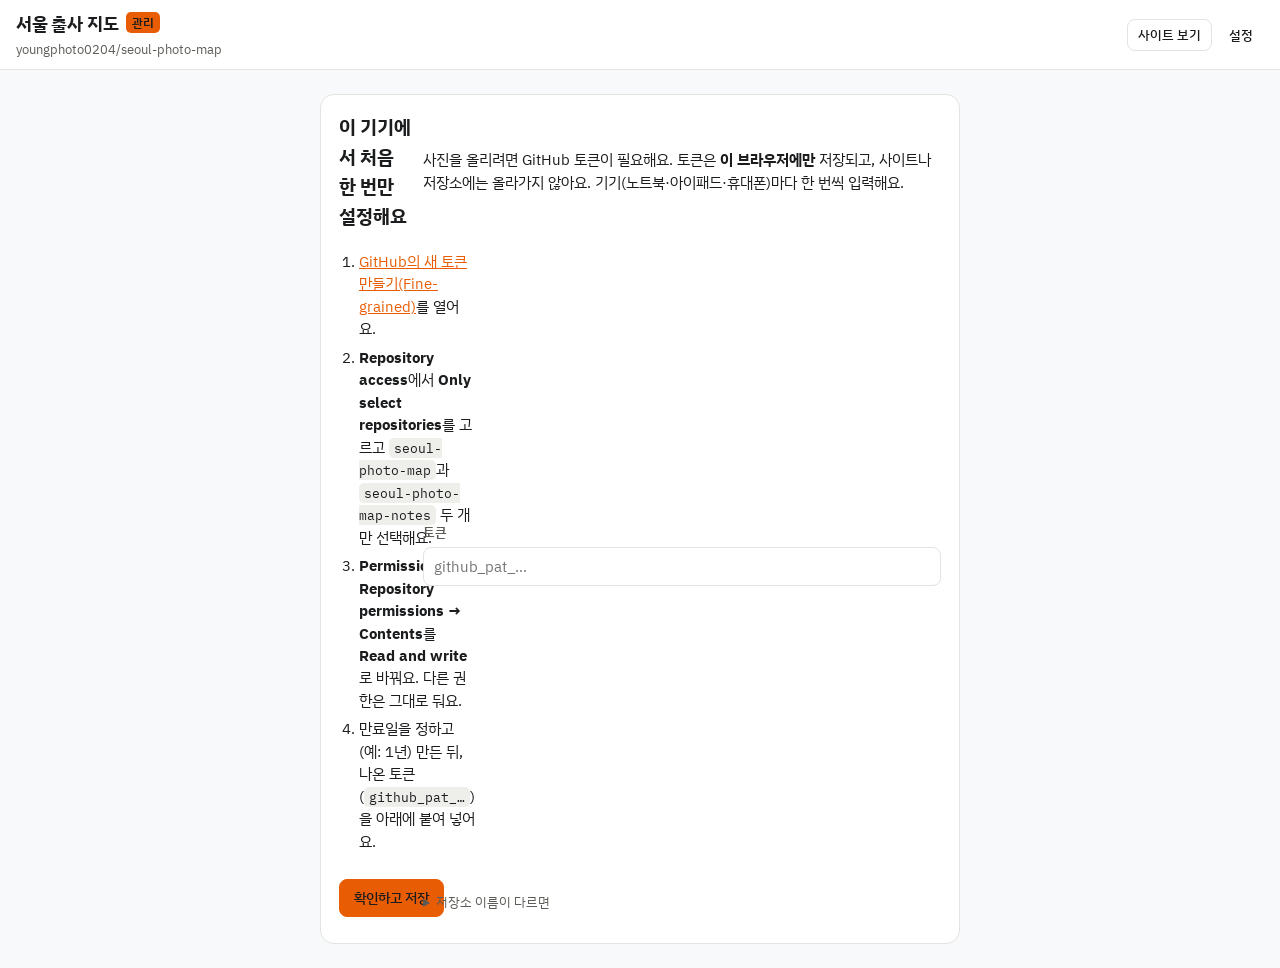
<file: admin.html>
<!doctype html>
<html lang="ko">
<head>
<meta charset="utf-8">
<meta name="viewport" content="width=device-width,initial-scale=1,viewport-fit=cover">
<meta name="robots" content="noindex,nofollow">
<title>서울 출사 지도 · 관리</title>
<link rel="preconnect" href="https://fonts.googleapis.com">
<link rel="preconnect" href="https://fonts.gstatic.com" crossorigin>
<link rel="stylesheet" href="https://fonts.googleapis.com/css2?family=IBM+Plex+Mono:wght@500&family=IBM+Plex+Sans+KR:wght@400;500;600;700&display=swap">
<link rel="stylesheet" href="assets/app.css">
<link rel="stylesheet" href="assets/admin.css">
<script>
/* 예상 못 한 오류 안내 — 가장 먼저 등록 */
(function(){ function show(m){ var f=document.getElementById("fatal"); if(!f){ alert(m); return; } document.getElementById("fatalMsg").textContent=String(m).slice(0,800); f.hidden=false; }
window.__spmFatal=show;
window.addEventListener("error",function(e){ if(e.target&&e.target!==window) return; show((e.message||"오류")+(e.filename?"\n"+e.filename.split("/").pop()+":"+e.lineno:"")); });
window.addEventListener("unhandledrejection",function(e){ var r=e.reason; show(r&&(r.stack||r.message)||r); }); })();
/* 화면 모드: 방문자 페이지와 같은 설정을 씀 */
(function(){ try { var t=localStorage.getItem("photo-map-theme"); if(t==="light"||t==="dark") document.documentElement.setAttribute("data-theme",t); } catch(e){} })();
</script>
</head>
<body class="adm">
<header class="adm-top">
  <div class="adm-brand"><h1>서울 출사 지도 <span>관리</span></h1><p id="repoLine">저장소 확인 전</p></div>
  <div class="adm-meter" id="meter" hidden><div class="bar"><i id="meterBar"></i></div><span id="meterText"></span></div>
  <nav class="adm-nav">
    <a class="btn small" href="./" target="_blank" rel="noopener">사이트 보기</a>
    <button type="button" class="btn small" id="backupBtn" data-lock hidden>백업에서 옮기기</button>
    <button type="button" class="btn small ghost" id="settingsBtn">설정</button>
  </nav>
</header>
<div class="adm-banner" id="banner" role="status" hidden></div>

<section class="adm-setup" id="setup" hidden aria-labelledby="setupT">
  <div class="card">
    <h2 id="setupT">이 기기에서 처음 한 번만 설정해요</h2>
    <p>사진을 올리려면 GitHub 토큰이 필요해요. 토큰은 <b>이 브라우저에만</b> 저장되고, 사이트나 저장소에는 올라가지 않아요. 기기(노트북·아이패드·휴대폰)마다 한 번씩 입력해요.</p>
    <ol class="steps">
      <li><a href="https://github.com/settings/personal-access-tokens/new" target="_blank" rel="noopener">GitHub의 새 토큰 만들기(Fine-grained)</a>를 열어요.</li>
      <li><b>Repository access</b>에서 <b>Only select repositories</b>를 고르고 <code id="stRepo">seoul-photo-map</code>과 <code id="stNotes">seoul-photo-map-notes</code> 두 개만 선택해요.</li>
      <li><b>Permissions → Repository permissions → Contents</b>를 <b>Read and write</b>로 바꿔요. 다른 권한은 그대로 둬요.</li>
      <li>만료일을 정하고(예: 1년) 만든 뒤, 나온 토큰(<code>github_pat_…</code>)을 아래에 붙여 넣어요.</li>
    </ol>
    <label class="fld"><span>토큰</span><input id="tokenIn" type="password" autocomplete="off" spellcheck="false" placeholder="github_pat_…"></label>
    <div class="row"><button type="button" class="btn primary" id="tokenSave" data-lock>확인하고 저장</button><span class="fine" id="tokenMsg"></span></div>
    <details class="fine"><summary>저장소 이름이 다르면</summary><p>오른쪽 위 ‘설정’에서 바꿀 수 있어요.</p></details>
  </div>
</section>

<main class="adm-main" id="main" hidden>
  <aside class="adm-side" aria-label="장소 목록">
    <div class="adm-sidebar-top">
      <label class="sr" for="pq">장소 검색</label>
      <input id="pq" type="search" placeholder="장소 검색" autocomplete="off">
      <button type="button" class="btn small" id="newPlaceBtn" data-lock>+ 새 장소</button>
    </div>
    <div class="adm-sidefilter"><label><input type="checkbox" id="onlyPhotos"> 사진 있는 곳만</label><span class="fine" id="placeCount"></span></div>
    <ul class="adm-plist" id="plist"></ul>
  </aside>
  <section class="adm-work" id="work" aria-live="polite">
    <div class="adm-empty">왼쪽에서 장소를 고르세요.</div>
  </section>
</main>

<div id="modalRoot"></div>
<div class="adm-busy" id="busy" hidden role="alertdialog" aria-modal="true" aria-labelledby="busyT">
  <div class="box"><div class="spin" aria-hidden="true"></div><strong id="busyT">처리 중</strong><span id="busyMsg"></span><div class="pbar"><i id="busyBar"></i></div><span class="fine">끝날 때까지 이 창을 닫지 마세요.</span></div>
</div>
<div class="toast" id="toast" role="status" hidden></div>
<div class="fatal" id="fatal" hidden role="alertdialog" aria-modal="true" aria-labelledby="fatalT"><div class="fatal-box"><h2 id="fatalT">문제가 생겼어요</h2><p>예상하지 못한 오류가 났어요. 올리던 중이었다면 저장소에는 반영되지 않았거나 일부만 반영됐을 수 있어요. 새로고침한 뒤 목록을 확인하고, 계속되면 아래 내용을 복사해 두세요.</p><pre id="fatalMsg"></pre><button type="button" class="btn primary" onclick="location.reload()">새로고침</button> <button type="button" class="btn" onclick="document.getElementById('fatal').hidden=true">닫기</button></div></div>
<script type="module" src="assets/admin.js"></script>
</body>
</html>
</file>
<file: assets/app.css>
:root{padding-top:env(safe-area-inset-top,0px);padding-bottom:env(safe-area-inset-bottom,0px)}[hidden]{display:none!important}

:root {
  color-scheme: light dark;
  --space-1: 4px;
  --space-2: 8px;
  --space-3: 12px;
  --space-4: 16px;
  --space-6: 24px;
  --space-8: 32px;
  --radius-photo: 4px;
  --radius-sm: 8px;
  --radius-md: 12px;
  --radius-lg: 20px;
  --radius-pill: 999px;
  --size-marker: 28px;
  --size-marker-selected: 44px;
  --size-cluster: 36px;
  --size-thumb: 72px;
  --size-touch: 44px;
  --z-marker: 10;
  --z-marker-selected: 11;
  --z-controls: 20;
  --z-panel: 30;
  --z-toast: 40;
  --font-sans: "IBM Plex Sans KR", Pretendard, "Apple SD Gothic Neo", "Malgun Gothic", system-ui, sans-serif;
  --font-mono: "IBM Plex Mono", ui-monospace, Menlo, Consolas, monospace;
}

/* 라이트 — 기본값, 그리고 사용자가 '라이트'를 고른 경우 */
:root,
:root[data-theme="light"] {
  color-scheme: light;
  --map-land: #F4F3EF;
  --map-land-alt: #EDEBE5;
  --map-park: #E2E6DA;
  --map-water: #D6DFE4;
  --map-building: #E7E4DD;
  --map-road-minor: #FFFFFF;
  --map-road-major: #FFFFFF;
  --map-road-casing: #DAD6CC;
  --map-rail: #A9A59C;
  --map-boundary: #C6C2B8;
  --map-label: #6B675F;
  --map-label-strong: #3F3D38;
  --map-label-halo: var(--map-land);
  --surface-panel: #FFFFFF;
  --surface-raised: #F8F9FA;
  --surface-sunken: #EEEEEB;
  --line: #E4E3DF;
  --line-control: #8A877F;
  --ink: #1B1C1E;
  --ink-muted: #5E5C57;
  --ink-inverse: #FFFFFF;
  --accent: #E85D04;
  --accent-strong: #A94300;
  --accent-soft: #FBE5D6;
  --on-accent: #1B1C1E;
  --theme-night: var(--accent);
  --theme-nature: #2A7F62;
  --theme-arch: #3D5A80;
  --marker-glyph: #FFFFFF;
  --marker-ring: #FFFFFF;
  --sun: var(--accent-strong);
  --moon: #4A5B7D;
  --danger: #C1121F;
  --scrim: rgba(10, 11, 13, 0.62);
  --shadow-marker: 0 1px 3px rgba(20, 20, 18, 0.30);
  --shadow-panel: 0 1px 2px rgba(20, 20, 18, 0.06), 0 8px 24px rgba(20, 20, 18, 0.10);
}

/* 다크 — 사용자가 '다크'를 고른 경우 */
:root[data-theme="dark"] {
  color-scheme: dark;
  --map-land: #1A1D24;
  --map-land-alt: #1F232B;
  --map-park: #1C2622;
  --map-water: #11161E;
  --map-building: #242933;
  --map-road-minor: #262B35;
  --map-road-major: #303644;
  --map-road-casing: #14171D;
  --map-rail: #4B5263;
  --map-boundary: #3B4150;
  --map-label: #8C93A3;
  --map-label-strong: #C3C8D2;
  --map-label-halo: var(--map-land);
  --surface-panel: #1D1E22;
  --surface-raised: #26282D;
  --surface-sunken: #141518;
  --line: #303238;
  --line-control: #6E727C;
  --ink: #ECEDEF;
  --ink-muted: #A3A6AD;
  --ink-inverse: #121316;
  --accent: #FFB703;
  --accent-strong: #FFC83D;
  --accent-soft: #3A2F12;
  --on-accent: #1A1406;
  --theme-night: var(--accent);
  --theme-nature: #00F5D4;
  --theme-arch: #8FA8FF;
  --marker-glyph: #121316;
  --marker-ring: #0F1115;
  --sun: var(--accent);
  --moon: #C9D3E8;
  --danger: #FF6B6B;
  --scrim: rgba(10, 11, 13, 0.62);
  --shadow-marker: 0 1px 3px rgba(0, 0, 0, 0.60);
  --shadow-panel: 0 1px 2px rgba(0, 0, 0, 0.40), 0 8px 24px rgba(0, 0, 0, 0.45);
}

/* '시스템'(data-theme 없음) — 기기 설정을 따라감 */
@media (prefers-color-scheme: dark) {
  :root:not([data-theme]) {
    color-scheme: dark;
    --map-land: #1A1D24;
    --map-land-alt: #1F232B;
    --map-park: #1C2622;
    --map-water: #11161E;
    --map-building: #242933;
    --map-road-minor: #262B35;
    --map-road-major: #303644;
    --map-road-casing: #14171D;
    --map-rail: #4B5263;
    --map-boundary: #3B4150;
    --map-label: #8C93A3;
    --map-label-strong: #C3C8D2;
    --map-label-halo: var(--map-land);
    --surface-panel: #1D1E22;
    --surface-raised: #26282D;
    --surface-sunken: #141518;
    --line: #303238;
    --line-control: #6E727C;
    --ink: #ECEDEF;
    --ink-muted: #A3A6AD;
    --ink-inverse: #121316;
    --accent: #FFB703;
    --accent-strong: #FFC83D;
    --accent-soft: #3A2F12;
    --on-accent: #1A1406;
    --theme-night: var(--accent);
    --theme-nature: #00F5D4;
    --theme-arch: #8FA8FF;
    --marker-glyph: #121316;
    --marker-ring: #0F1115;
    --sun: var(--accent);
    --moon: #C9D3E8;
    --danger: #FF6B6B;
    --scrim: rgba(10, 11, 13, 0.62);
    --shadow-marker: 0 1px 3px rgba(0, 0, 0, 0.60);
    --shadow-panel: 0 1px 2px rgba(0, 0, 0, 0.40), 0 8px 24px rgba(0, 0, 0, 0.45);
  }
}


@import url("https://fonts.googleapis.com/css2?family=IBM+Plex+Mono:wght@500&family=IBM+Plex+Sans+KR:wght@400;500;600;700&display=swap");

/* 서울 출사 지도 — 컴포넌트 스타일. 모든 값은 tokens의 CSS 변수만 씀. 접두사 sp- */

.sp-root, body { font-family: var(--font-sans); color: var(--ink); -webkit-font-smoothing: antialiased; }
.sp-num { font-family: var(--font-mono); font-variant-numeric: tabular-nums; }
.sp-icon { width: 16px; height: 16px; flex: none; stroke: currentColor; fill: none; stroke-width: 1.75; stroke-linecap: round; stroke-linejoin: round; }

/* ── 지도 바탕(미리보기용) ─────────────────────────── */
.sp-mapbg {
  background: var(--map-land);
  background-image:
    linear-gradient(90deg, transparent 46%, var(--map-road-casing) 46%, var(--map-road-casing) 47%, var(--map-road-major) 47%, var(--map-road-major) 50%, var(--map-road-casing) 50%, var(--map-road-casing) 51%, transparent 51%),
    linear-gradient(0deg, transparent 62%, var(--map-water) 62%, var(--map-water) 80%, transparent 80%);
}

/* ── 마커 ─────────────────────────────────────────── */
.sp-marker {
  --pin: var(--theme-night);
  position: relative; display: inline-grid; place-items: center;
  width: var(--size-marker); height: var(--size-marker);
  border-radius: var(--radius-pill);
  background: var(--pin); color: var(--marker-glyph);
  box-shadow: 0 0 0 2px var(--marker-ring), var(--shadow-marker);
  border: 0; padding: 0; cursor: pointer; z-index: var(--z-marker);
  transition: transform .12s ease;
}
.sp-marker svg { width: 15px; height: 15px; stroke: currentColor; fill: none; stroke-width: 2; stroke-linecap: round; stroke-linejoin: round; }
.sp-marker:hover { transform: scale(1.08); }
.sp-marker:focus-visible { outline: 2px solid var(--accent-strong); outline-offset: 4px; }
.sp-marker--night  { --pin: var(--theme-night); }
.sp-marker--nature { --pin: var(--theme-nature); }
.sp-marker--arch   { --pin: var(--theme-arch); }
/* 사진이 아직 없는 장소: 속이 빈 마커 */
.sp-marker--empty { background: var(--surface-panel); color: var(--pin); box-shadow: inset 0 0 0 2px var(--pin), 0 0 0 2px var(--marker-ring), var(--shadow-marker); }
/* 선택됨: 커지고 대표 사진이 들어감, 아래에 꼬리 */
.sp-marker--selected {
  width: var(--size-marker-selected); height: var(--size-marker-selected);
  box-shadow: 0 0 0 3px var(--pin), 0 0 0 5px var(--marker-ring), var(--shadow-marker);
  z-index: var(--z-marker-selected); overflow: visible;
}
.sp-marker--selected img, .sp-marker--selected .sp-ph { width: 100%; height: 100%; border-radius: var(--radius-pill); object-fit: cover; }
.sp-marker--selected::after {
  content: ""; position: absolute; bottom: -9px; left: 50%; transform: translateX(-50%);
  border: 6px solid transparent; border-top-color: var(--pin); border-bottom: 0;
}
.sp-cluster {
  display: inline-grid; place-items: center; min-width: var(--size-cluster); height: var(--size-cluster); padding: 0 var(--space-2);
  border-radius: var(--radius-pill); background: var(--ink); color: var(--ink-inverse);
  font: 600 13px/1 var(--font-mono); box-shadow: 0 0 0 2px var(--marker-ring), var(--shadow-marker); border: 0;
}

/* ── 사진 자리표시(실제로는 <img>) ───────────────────── */
.sp-ph {
  display: grid; place-items: center; background: var(--surface-sunken); color: var(--ink-muted);
  background-image: linear-gradient(160deg, transparent 55%, var(--line) 55%, var(--line) 56%, transparent 56%);
}
.sp-ph svg { width: 22px; height: 22px; stroke: currentColor; fill: none; stroke-width: 1.5; }
.sp-photo { display: block; width: 100%; object-fit: cover; background: var(--surface-sunken); border-radius: var(--radius-photo); }

/* ── 버튼 ─────────────────────────────────────────── */
.sp-btn {
  display: inline-flex; align-items: center; justify-content: center; gap: var(--space-2);
  min-height: var(--size-touch); padding: 0 var(--space-4); border-radius: var(--radius-sm);
  font: 500 14px/1 var(--font-sans); cursor: pointer; border: 1px solid transparent;
}
.sp-btn--primary { background: var(--accent); color: var(--on-accent); }
.sp-btn--secondary { background: var(--surface-panel); color: var(--ink); border-color: var(--line-control); }
.sp-btn--ghost { background: transparent; color: var(--accent-strong); }
.sp-btn:focus-visible { outline: 2px solid var(--accent-strong); outline-offset: 2px; }
.sp-btn--icon { width: var(--size-touch); padding: 0; }

/* ── 검색창 ───────────────────────────────────────── */
.sp-search {
  display: flex; align-items: center; gap: var(--space-2);
  height: 48px; padding: 0 var(--space-1) 0 var(--space-4);
  background: var(--surface-panel); border-radius: var(--radius-pill); box-shadow: var(--shadow-panel);
  color: var(--ink-muted); max-width: 420px;
}
.sp-search input { flex: 1; min-width: 0; border: 0; background: transparent; outline: none; font: 400 15px/1 var(--font-sans); color: var(--ink); }
.sp-search input::placeholder { color: var(--ink-muted); }
.sp-search:focus-within { box-shadow: 0 0 0 2px var(--accent-strong), var(--shadow-panel); }
.sp-search .sp-btn--icon { border-radius: var(--radius-pill); color: var(--ink); background: var(--surface-raised); min-height: 40px; width: 40px; }

/* ── 칩(필터) ─────────────────────────────────────── */
.sp-chips { display: flex; flex-wrap: wrap; gap: var(--space-2); }
.sp-chip {
  display: inline-flex; align-items: center; gap: 6px; height: 34px; padding: 0 var(--space-3);
  border-radius: var(--radius-pill); border: 1px solid var(--line-control);
  background: var(--surface-panel); color: var(--ink); font: 500 13px/1 var(--font-sans); cursor: pointer;
}
.sp-chip .sp-dot { width: 8px; height: 8px; border-radius: var(--radius-pill); background: var(--pin, var(--ink-muted)); }
.sp-chip .sp-count { font: 500 12px/1 var(--font-mono); color: var(--ink-muted); }
.sp-chip[aria-pressed="true"] { background: var(--accent-soft); border-color: var(--accent-strong); color: var(--accent-strong); }
.sp-chip[aria-pressed="true"] .sp-count { color: var(--accent-strong); }
.sp-chip:focus-visible { outline: 2px solid var(--accent-strong); outline-offset: 2px; }

/* ── 테마 태그(카드·패널 안) ─────────────────────────── */
.sp-tag { display: inline-flex; align-items: center; gap: 6px; font: 500 12px/16px var(--font-sans); color: var(--ink-muted); }
.sp-tag::before { content: ""; width: 8px; height: 8px; border-radius: var(--radius-pill); background: var(--pin); }
.sp-tag--night  { --pin: var(--theme-night); }
.sp-tag--nature { --pin: var(--theme-nature); }
.sp-tag--arch   { --pin: var(--theme-arch); }

/* ── 노선 배지: 공식 노선색은 점으로만, 글자는 ink ─────────── */
.sp-line { display: inline-flex; align-items: center; gap: 4px; font: 500 12px/16px var(--font-sans); color: var(--ink); }
.sp-line::before { content: ""; width: 10px; height: 10px; border-radius: var(--radius-pill); background: var(--line-color, var(--map-rail)); box-shadow: 0 0 0 1.5px var(--surface-panel); }

/* ── 장소 카드(목록) ───────────────────────────────── */
.sp-card {
  display: grid; grid-template-columns: var(--size-thumb) 1fr; gap: var(--space-3); align-items: center;
  padding: var(--space-3); background: var(--surface-panel); border-radius: var(--radius-md); box-shadow: var(--shadow-panel);
  color: inherit; text-decoration: none; max-width: 360px;
}
.sp-card__photo { width: var(--size-thumb); aspect-ratio: 1; border-radius: var(--radius-photo); overflow: hidden; }
.sp-card__photo > * { width: 100%; height: 100%; object-fit: cover; }
.sp-card__title { margin: 0 0 2px; font: 600 16px/24px var(--font-sans); color: var(--ink); }
.sp-card__meta { display: flex; flex-wrap: wrap; align-items: center; gap: 4px var(--space-2); font: 400 12px/16px var(--font-sans); color: var(--ink-muted); margin-bottom: 6px; }
.sp-card[aria-current="true"] { box-shadow: 0 0 0 2px var(--accent), var(--shadow-panel); }
/* 큰 카드(사진 우선 격자) */
.sp-card--tall { grid-template-columns: 1fr; padding: 0; overflow: hidden; gap: 0; }
.sp-card--tall .sp-card__photo { width: 100%; aspect-ratio: 4 / 3; border-radius: 0; }
.sp-card--tall .sp-card__body { padding: var(--space-3) var(--space-3) var(--space-4); }

/* ── 상세 패널 / 하단 시트 ─────────────────────────── */
.sp-sheet {
  background: var(--surface-panel); border-radius: var(--radius-lg) var(--radius-lg) 0 0; box-shadow: var(--shadow-panel);
  max-width: 420px; overflow: hidden; z-index: var(--z-panel);
}
.sp-sheet__grip { width: 36px; height: 4px; border-radius: var(--radius-pill); background: var(--line-control); margin: var(--space-2) auto; opacity: .6; }
.sp-sheet__photo { margin: 0 var(--space-4); aspect-ratio: 3 / 2; border-radius: var(--radius-photo); overflow: hidden; }
.sp-sheet__photo > * { width: 100%; height: 100%; object-fit: cover; }
.sp-sheet__credit { margin: 6px var(--space-4) 0; font: 400 12px/16px var(--font-sans); color: var(--ink-muted); }
.sp-sheet__body { padding: var(--space-4); }
.sp-sheet__title { margin: 0 0 var(--space-1); font: 600 20px/28px var(--font-sans); }
.sp-facts { display: grid; grid-template-columns: repeat(2, 1fr); gap: var(--space-3); margin: var(--space-4) 0; padding: var(--space-3); background: var(--surface-raised); border-radius: var(--radius-md); }
.sp-fact dt { font: 400 12px/16px var(--font-sans); color: var(--ink-muted); margin-bottom: 2px; display: flex; align-items: center; gap: 4px; }
.sp-fact dd { margin: 0; font: 500 20px/24px var(--font-mono); font-variant-numeric: tabular-nums; }
.sp-fact--sun dd, .sp-fact--sun dt { color: var(--sun); }
.sp-fact--moon dd, .sp-fact--moon dt { color: var(--moon); }
.sp-actions { display: flex; gap: var(--space-2); }
.sp-actions .sp-btn { flex: 1; }

/* ── 테마 전환(라이트/다크/시스템) ─────────────────────── */
.sp-segment { display: inline-flex; padding: 3px; gap: 2px; border-radius: var(--radius-pill); background: var(--surface-raised); border: 1px solid var(--line); }
.sp-segment button {
  display: inline-flex; align-items: center; gap: 6px; height: 32px; padding: 0 var(--space-3); border: 0; border-radius: var(--radius-pill);
  background: transparent; color: var(--ink-muted); font: 500 13px/1 var(--font-sans); cursor: pointer;
}
.sp-segment button[aria-checked="true"] { background: var(--surface-panel); color: var(--ink); box-shadow: var(--shadow-marker); }
.sp-segment button:focus-visible { outline: 2px solid var(--accent-strong); outline-offset: 1px; }
.sp-segment svg { width: 14px; height: 14px; stroke: currentColor; fill: none; stroke-width: 1.75; }

.maplibregl-map{font:12px/20px Helvetica Neue,Arial,Helvetica,sans-serif;overflow:hidden;position:relative;-webkit-tap-highlight-color:rgb(0 0 0/0)}.maplibregl-canvas{left:0;position:absolute;top:0}.maplibregl-map:fullscreen{height:100%;width:100%}.maplibregl-ctrl-group button.maplibregl-ctrl-compass{touch-action:none}.maplibregl-canvas-container.maplibregl-interactive,.maplibregl-ctrl-group button.maplibregl-ctrl-compass{cursor:grab;-webkit-user-select:none;-moz-user-select:none;user-select:none}.maplibregl-canvas-container.maplibregl-interactive.maplibregl-track-pointer{cursor:pointer}.maplibregl-canvas-container.maplibregl-interactive:active,.maplibregl-ctrl-group button.maplibregl-ctrl-compass:active{cursor:grabbing}.maplibregl-canvas-container.maplibregl-touch-zoom-rotate,.maplibregl-canvas-container.maplibregl-touch-zoom-rotate .maplibregl-canvas{touch-action:pan-x pan-y}.maplibregl-canvas-container.maplibregl-touch-drag-pan,.maplibregl-canvas-container.maplibregl-touch-drag-pan .maplibregl-canvas{touch-action:pinch-zoom}.maplibregl-canvas-container.maplibregl-touch-zoom-rotate.maplibregl-touch-drag-pan,.maplibregl-canvas-container.maplibregl-touch-zoom-rotate.maplibregl-touch-drag-pan .maplibregl-canvas{touch-action:none}.maplibregl-canvas-container.maplibregl-touch-drag-pan.maplibregl-cooperative-gestures,.maplibregl-canvas-container.maplibregl-touch-drag-pan.maplibregl-cooperative-gestures .maplibregl-canvas{touch-action:pan-x pan-y}.maplibregl-ctrl-bottom-left,.maplibregl-ctrl-bottom-right,.maplibregl-ctrl-top-left,.maplibregl-ctrl-top-right{pointer-events:none;position:absolute;z-index:2}.maplibregl-ctrl-top-left{left:0;top:0}.maplibregl-ctrl-top-right{right:0;top:0}.maplibregl-ctrl-bottom-left{bottom:0;left:0}.maplibregl-ctrl-bottom-right{bottom:0;right:0}.maplibregl-ctrl{clear:both;pointer-events:auto;transform:translate(0)}.maplibregl-ctrl-top-left .maplibregl-ctrl{float:left;margin:10px 0 0 10px}.maplibregl-ctrl-top-right .maplibregl-ctrl{float:right;margin:10px 10px 0 0}.maplibregl-ctrl-bottom-left .maplibregl-ctrl{float:left;margin:0 0 10px 10px}.maplibregl-ctrl-bottom-right .maplibregl-ctrl{float:right;margin:0 10px 10px 0}.maplibregl-ctrl-group{background:#fff;border-radius:4px}.maplibregl-ctrl-group:not(:empty){box-shadow:0 0 0 2px rgba(0,0,0,.1)}@media (forced-colors:active){.maplibregl-ctrl-group:not(:empty){box-shadow:0 0 0 2px ButtonText}}.maplibregl-ctrl-group button{background-color:transparent;border:0;box-sizing:border-box;cursor:pointer;display:block;height:29px;outline:none;padding:0;width:29px}.maplibregl-ctrl-group button+button{border-top:1px solid #ddd}.maplibregl-ctrl button .maplibregl-ctrl-icon{background-position:50%;background-repeat:no-repeat;display:block;height:100%;width:100%}@media (forced-colors:active){.maplibregl-ctrl-icon{background-color:transparent}.maplibregl-ctrl-group button+button{border-top:1px solid ButtonText}}.maplibregl-ctrl button::-moz-focus-inner{border:0;padding:0}.maplibregl-ctrl-attrib-button:focus,.maplibregl-ctrl-group button:focus{box-shadow:0 0 2px 2px #0096ff}.maplibregl-ctrl button:disabled{cursor:not-allowed}.maplibregl-ctrl button:disabled .maplibregl-ctrl-icon{opacity:.25}@media (hover:hover){.maplibregl-ctrl button:not(:disabled):hover{background-color:rgb(0 0 0/5%)}}.maplibregl-ctrl button:not(:disabled):active{background-color:rgb(0 0 0/5%)}.maplibregl-ctrl-group button:focus:focus-visible{box-shadow:0 0 2px 2px #0096ff}.maplibregl-ctrl-group button:focus:not(:focus-visible){box-shadow:none}.maplibregl-ctrl-group button:focus:first-child{border-radius:4px 4px 0 0}.maplibregl-ctrl-group button:focus:last-child{border-radius:0 0 4px 4px}.maplibregl-ctrl-group button:focus:only-child{border-radius:inherit}.maplibregl-ctrl button.maplibregl-ctrl-zoom-out .maplibregl-ctrl-icon{background-image:url("data:image/svg+xml;charset=utf-8,%3Csvg xmlns='http://www.w3.org/2000/svg' width='29' height='29' fill='%23333' viewBox='0 0 29 29'%3E%3Cpath d='M10 13c-.75 0-1.5.75-1.5 1.5S9.25 16 10 16h9c.75 0 1.5-.75 1.5-1.5S19.75 13 19 13z'/%3E%3C/svg%3E")}.maplibregl-ctrl button.maplibregl-ctrl-zoom-in .maplibregl-ctrl-icon{background-image:url("data:image/svg+xml;charset=utf-8,%3Csvg xmlns='http://www.w3.org/2000/svg' width='29' height='29' fill='%23333' viewBox='0 0 29 29'%3E%3Cpath d='M14.5 8.5c-.75 0-1.5.75-1.5 1.5v3h-3c-.75 0-1.5.75-1.5 1.5S9.25 16 10 16h3v3c0 .75.75 1.5 1.5 1.5S16 19.75 16 19v-3h3c.75 0 1.5-.75 1.5-1.5S19.75 13 19 13h-3v-3c0-.75-.75-1.5-1.5-1.5'/%3E%3C/svg%3E")}@media (forced-colors:active){.maplibregl-ctrl button.maplibregl-ctrl-zoom-out .maplibregl-ctrl-icon{background-image:url("data:image/svg+xml;charset=utf-8,%3Csvg xmlns='http://www.w3.org/2000/svg' width='29' height='29' fill='%23fff' viewBox='0 0 29 29'%3E%3Cpath d='M10 13c-.75 0-1.5.75-1.5 1.5S9.25 16 10 16h9c.75 0 1.5-.75 1.5-1.5S19.75 13 19 13z'/%3E%3C/svg%3E")}.maplibregl-ctrl button.maplibregl-ctrl-zoom-in .maplibregl-ctrl-icon{background-image:url("data:image/svg+xml;charset=utf-8,%3Csvg xmlns='http://www.w3.org/2000/svg' width='29' height='29' fill='%23fff' viewBox='0 0 29 29'%3E%3Cpath d='M14.5 8.5c-.75 0-1.5.75-1.5 1.5v3h-3c-.75 0-1.5.75-1.5 1.5S9.25 16 10 16h3v3c0 .75.75 1.5 1.5 1.5S16 19.75 16 19v-3h3c.75 0 1.5-.75 1.5-1.5S19.75 13 19 13h-3v-3c0-.75-.75-1.5-1.5-1.5'/%3E%3C/svg%3E")}}@media (forced-colors:active) and (prefers-color-scheme:light){.maplibregl-ctrl button.maplibregl-ctrl-zoom-out .maplibregl-ctrl-icon{background-image:url("data:image/svg+xml;charset=utf-8,%3Csvg xmlns='http://www.w3.org/2000/svg' width='29' height='29' viewBox='0 0 29 29'%3E%3Cpath d='M10 13c-.75 0-1.5.75-1.5 1.5S9.25 16 10 16h9c.75 0 1.5-.75 1.5-1.5S19.75 13 19 13z'/%3E%3C/svg%3E")}.maplibregl-ctrl button.maplibregl-ctrl-zoom-in .maplibregl-ctrl-icon{background-image:url("data:image/svg+xml;charset=utf-8,%3Csvg xmlns='http://www.w3.org/2000/svg' width='29' height='29' viewBox='0 0 29 29'%3E%3Cpath d='M14.5 8.5c-.75 0-1.5.75-1.5 1.5v3h-3c-.75 0-1.5.75-1.5 1.5S9.25 16 10 16h3v3c0 .75.75 1.5 1.5 1.5S16 19.75 16 19v-3h3c.75 0 1.5-.75 1.5-1.5S19.75 13 19 13h-3v-3c0-.75-.75-1.5-1.5-1.5'/%3E%3C/svg%3E")}}.maplibregl-ctrl button.maplibregl-ctrl-fullscreen .maplibregl-ctrl-icon{background-image:url("data:image/svg+xml;charset=utf-8,%3Csvg xmlns='http://www.w3.org/2000/svg' width='29' height='29' fill='%23333' viewBox='0 0 29 29'%3E%3Cpath d='M24 16v5.5c0 1.75-.75 2.5-2.5 2.5H16v-1l3-1.5-4-5.5 1-1 5.5 4 1.5-3zM6 16l1.5 3 5.5-4 1 1-4 5.5 3 1.5v1H7.5C5.75 24 5 23.25 5 21.5V16zm7-11v1l-3 1.5 4 5.5-1 1-5.5-4L6 13H5V7.5C5 5.75 5.75 5 7.5 5zm11 2.5c0-1.75-.75-2.5-2.5-2.5H16v1l3 1.5-4 5.5 1 1 5.5-4 1.5 3h1z'/%3E%3C/svg%3E")}.maplibregl-ctrl button.maplibregl-ctrl-shrink .maplibregl-ctrl-icon{background-image:url("data:image/svg+xml;charset=utf-8,%3Csvg xmlns='http://www.w3.org/2000/svg' width='29' height='29' viewBox='0 0 29 29'%3E%3Cpath d='M18.5 16c-1.75 0-2.5.75-2.5 2.5V24h1l1.5-3 5.5 4 1-1-4-5.5 3-1.5v-1zM13 18.5c0-1.75-.75-2.5-2.5-2.5H5v1l3 1.5L4 24l1 1 5.5-4 1.5 3h1zm3-8c0 1.75.75 2.5 2.5 2.5H24v-1l-3-1.5L25 5l-1-1-5.5 4L17 5h-1zM10.5 13c1.75 0 2.5-.75 2.5-2.5V5h-1l-1.5 3L5 4 4 5l4 5.5L5 12v1z'/%3E%3C/svg%3E")}@media (forced-colors:active){.maplibregl-ctrl button.maplibregl-ctrl-fullscreen .maplibregl-ctrl-icon{background-image:url("data:image/svg+xml;charset=utf-8,%3Csvg xmlns='http://www.w3.org/2000/svg' width='29' height='29' fill='%23fff' viewBox='0 0 29 29'%3E%3Cpath d='M24 16v5.5c0 1.75-.75 2.5-2.5 2.5H16v-1l3-1.5-4-5.5 1-1 5.5 4 1.5-3zM6 16l1.5 3 5.5-4 1 1-4 5.5 3 1.5v1H7.5C5.75 24 5 23.25 5 21.5V16zm7-11v1l-3 1.5 4 5.5-1 1-5.5-4L6 13H5V7.5C5 5.75 5.75 5 7.5 5zm11 2.5c0-1.75-.75-2.5-2.5-2.5H16v1l3 1.5-4 5.5 1 1 5.5-4 1.5 3h1z'/%3E%3C/svg%3E")}.maplibregl-ctrl button.maplibregl-ctrl-shrink .maplibregl-ctrl-icon{background-image:url("data:image/svg+xml;charset=utf-8,%3Csvg xmlns='http://www.w3.org/2000/svg' width='29' height='29' fill='%23fff' viewBox='0 0 29 29'%3E%3Cpath d='M18.5 16c-1.75 0-2.5.75-2.5 2.5V24h1l1.5-3 5.5 4 1-1-4-5.5 3-1.5v-1zM13 18.5c0-1.75-.75-2.5-2.5-2.5H5v1l3 1.5L4 24l1 1 5.5-4 1.5 3h1zm3-8c0 1.75.75 2.5 2.5 2.5H24v-1l-3-1.5L25 5l-1-1-5.5 4L17 5h-1zM10.5 13c1.75 0 2.5-.75 2.5-2.5V5h-1l-1.5 3L5 4 4 5l4 5.5L5 12v1z'/%3E%3C/svg%3E")}}@media (forced-colors:active) and (prefers-color-scheme:light){.maplibregl-ctrl button.maplibregl-ctrl-fullscreen .maplibregl-ctrl-icon{background-image:url("data:image/svg+xml;charset=utf-8,%3Csvg xmlns='http://www.w3.org/2000/svg' width='29' height='29' viewBox='0 0 29 29'%3E%3Cpath d='M24 16v5.5c0 1.75-.75 2.5-2.5 2.5H16v-1l3-1.5-4-5.5 1-1 5.5 4 1.5-3zM6 16l1.5 3 5.5-4 1 1-4 5.5 3 1.5v1H7.5C5.75 24 5 23.25 5 21.5V16zm7-11v1l-3 1.5 4 5.5-1 1-5.5-4L6 13H5V7.5C5 5.75 5.75 5 7.5 5zm11 2.5c0-1.75-.75-2.5-2.5-2.5H16v1l3 1.5-4 5.5 1 1 5.5-4 1.5 3h1z'/%3E%3C/svg%3E")}.maplibregl-ctrl button.maplibregl-ctrl-shrink .maplibregl-ctrl-icon{background-image:url("data:image/svg+xml;charset=utf-8,%3Csvg xmlns='http://www.w3.org/2000/svg' width='29' height='29' viewBox='0 0 29 29'%3E%3Cpath d='M18.5 16c-1.75 0-2.5.75-2.5 2.5V24h1l1.5-3 5.5 4 1-1-4-5.5 3-1.5v-1zM13 18.5c0-1.75-.75-2.5-2.5-2.5H5v1l3 1.5L4 24l1 1 5.5-4 1.5 3h1zm3-8c0 1.75.75 2.5 2.5 2.5H24v-1l-3-1.5L25 5l-1-1-5.5 4L17 5h-1zM10.5 13c1.75 0 2.5-.75 2.5-2.5V5h-1l-1.5 3L5 4 4 5l4 5.5L5 12v1z'/%3E%3C/svg%3E")}}.maplibregl-ctrl button.maplibregl-ctrl-compass .maplibregl-ctrl-icon{background-image:url("data:image/svg+xml;charset=utf-8,%3Csvg xmlns='http://www.w3.org/2000/svg' width='29' height='29' fill='%23333' viewBox='0 0 29 29'%3E%3Cpath d='m10.5 14 4-8 4 8z'/%3E%3Cpath fill='%23ccc' d='m10.5 16 4 8 4-8z'/%3E%3C/svg%3E")}@media (forced-colors:active){.maplibregl-ctrl button.maplibregl-ctrl-compass .maplibregl-ctrl-icon{background-image:url("data:image/svg+xml;charset=utf-8,%3Csvg xmlns='http://www.w3.org/2000/svg' width='29' height='29' fill='%23fff' viewBox='0 0 29 29'%3E%3Cpath d='m10.5 14 4-8 4 8z'/%3E%3Cpath fill='%23ccc' d='m10.5 16 4 8 4-8z'/%3E%3C/svg%3E")}}@media (forced-colors:active) and (prefers-color-scheme:light){.maplibregl-ctrl button.maplibregl-ctrl-compass .maplibregl-ctrl-icon{background-image:url("data:image/svg+xml;charset=utf-8,%3Csvg xmlns='http://www.w3.org/2000/svg' width='29' height='29' viewBox='0 0 29 29'%3E%3Cpath d='m10.5 14 4-8 4 8z'/%3E%3Cpath fill='%23ccc' d='m10.5 16 4 8 4-8z'/%3E%3C/svg%3E")}}.maplibregl-ctrl button.maplibregl-ctrl-globe .maplibregl-ctrl-icon{background-image:url("data:image/svg+xml;charset=utf-8,%3Csvg xmlns='http://www.w3.org/2000/svg' width='22' height='22' fill='none' stroke='%23333' viewBox='0 0 22 22'%3E%3Ccircle cx='11' cy='11' r='8.5'/%3E%3Cpath d='M17.5 11c0 4.819-3.02 8.5-6.5 8.5S4.5 15.819 4.5 11 7.52 2.5 11 2.5s6.5 3.681 6.5 8.5Z'/%3E%3Cpath d='M13.5 11c0 2.447-.331 4.64-.853 6.206-.262.785-.562 1.384-.872 1.777-.314.399-.58.517-.775.517s-.461-.118-.775-.517c-.31-.393-.61-.992-.872-1.777C8.831 15.64 8.5 13.446 8.5 11s.331-4.64.853-6.206c.262-.785.562-1.384.872-1.777.314-.399.58-.517.775-.517s.461.118.775.517c.31.393.61.992.872 1.777.522 1.565.853 3.76.853 6.206Z'/%3E%3Cpath d='M11 7.5c-1.909 0-3.622-.166-4.845-.428-.616-.132-1.08-.283-1.379-.434a1.3 1.3 0 0 1-.224-.138q.07-.058.224-.138c.299-.151.763-.302 1.379-.434C7.378 5.666 9.091 5.5 11 5.5s3.622.166 4.845.428c.616.132 1.08.283 1.379.434.105.053.177.1.224.138q-.07.058-.224.138c-.299.151-.763.302-1.379.434-1.223.262-2.936.428-4.845.428ZM4.486 6.436ZM11 16.5c-1.909 0-3.622-.166-4.845-.428-.616-.132-1.08-.283-1.379-.434a1.3 1.3 0 0 1-.224-.138 1.3 1.3 0 0 1 .224-.138c.299-.151.763-.302 1.379-.434C7.378 14.666 9.091 14.5 11 14.5s3.622.166 4.845.428c.616.132 1.08.283 1.379.434.105.053.177.1.224.138a1.3 1.3 0 0 1-.224.138c-.299.151-.763.302-1.379.434-1.223.262-2.936.428-4.845.428Zm-6.514-1.064ZM11 12.5c-2.46 0-4.672-.222-6.255-.574-.796-.177-1.406-.38-1.805-.59a1.5 1.5 0 0 1-.39-.272.3.3 0 0 1-.047-.064.3.3 0 0 1 .048-.064c.066-.073.189-.167.389-.272.399-.21 1.009-.413 1.805-.59C6.328 9.722 8.54 9.5 11 9.5s4.672.222 6.256.574c.795.177 1.405.38 1.804.59.2.105.323.2.39.272a.3.3 0 0 1 .047.064.3.3 0 0 1-.048.064 1.4 1.4 0 0 1-.389.272c-.399.21-1.009.413-1.804.59-1.584.352-3.796.574-6.256.574Zm-8.501-1.51v.002zm0 .018v.002zm17.002.002v-.002zm0-.018v-.002z'/%3E%3C/svg%3E")}.maplibregl-ctrl button.maplibregl-ctrl-globe-enabled .maplibregl-ctrl-icon{background-image:url("data:image/svg+xml;charset=utf-8,%3Csvg xmlns='http://www.w3.org/2000/svg' width='22' height='22' fill='none' stroke='%2333b5e5' viewBox='0 0 22 22'%3E%3Ccircle cx='11' cy='11' r='8.5'/%3E%3Cpath d='M17.5 11c0 4.819-3.02 8.5-6.5 8.5S4.5 15.819 4.5 11 7.52 2.5 11 2.5s6.5 3.681 6.5 8.5Z'/%3E%3Cpath d='M13.5 11c0 2.447-.331 4.64-.853 6.206-.262.785-.562 1.384-.872 1.777-.314.399-.58.517-.775.517s-.461-.118-.775-.517c-.31-.393-.61-.992-.872-1.777C8.831 15.64 8.5 13.446 8.5 11s.331-4.64.853-6.206c.262-.785.562-1.384.872-1.777.314-.399.58-.517.775-.517s.461.118.775.517c.31.393.61.992.872 1.777.522 1.565.853 3.76.853 6.206Z'/%3E%3Cpath d='M11 7.5c-1.909 0-3.622-.166-4.845-.428-.616-.132-1.08-.283-1.379-.434a1.3 1.3 0 0 1-.224-.138q.07-.058.224-.138c.299-.151.763-.302 1.379-.434C7.378 5.666 9.091 5.5 11 5.5s3.622.166 4.845.428c.616.132 1.08.283 1.379.434.105.053.177.1.224.138q-.07.058-.224.138c-.299.151-.763.302-1.379.434-1.223.262-2.936.428-4.845.428ZM4.486 6.436ZM11 16.5c-1.909 0-3.622-.166-4.845-.428-.616-.132-1.08-.283-1.379-.434a1.3 1.3 0 0 1-.224-.138 1.3 1.3 0 0 1 .224-.138c.299-.151.763-.302 1.379-.434C7.378 14.666 9.091 14.5 11 14.5s3.622.166 4.845.428c.616.132 1.08.283 1.379.434.105.053.177.1.224.138a1.3 1.3 0 0 1-.224.138c-.299.151-.763.302-1.379.434-1.223.262-2.936.428-4.845.428Zm-6.514-1.064ZM11 12.5c-2.46 0-4.672-.222-6.255-.574-.796-.177-1.406-.38-1.805-.59a1.5 1.5 0 0 1-.39-.272.3.3 0 0 1-.047-.064.3.3 0 0 1 .048-.064c.066-.073.189-.167.389-.272.399-.21 1.009-.413 1.805-.59C6.328 9.722 8.54 9.5 11 9.5s4.672.222 6.256.574c.795.177 1.405.38 1.804.59.2.105.323.2.39.272a.3.3 0 0 1 .047.064.3.3 0 0 1-.048.064 1.4 1.4 0 0 1-.389.272c-.399.21-1.009.413-1.804.59-1.584.352-3.796.574-6.256.574Zm-8.501-1.51v.002zm0 .018v.002zm17.002.002v-.002zm0-.018v-.002z'/%3E%3C/svg%3E")}.maplibregl-ctrl button.maplibregl-ctrl-terrain .maplibregl-ctrl-icon{background-image:url("data:image/svg+xml;charset=utf-8,%3Csvg xmlns='http://www.w3.org/2000/svg' width='22' height='22' fill='%23333' viewBox='0 0 22 22'%3E%3Cpath d='m1.754 13.406 4.453-4.851 3.09 3.09 3.281 3.277.969-.969-3.309-3.312 3.844-4.121 6.148 6.886h1.082v-.855l-7.207-8.07-4.84 5.187L6.169 6.57l-5.48 5.965v.871ZM.688 16.844h20.625v1.375H.688Zm0 0'/%3E%3C/svg%3E")}.maplibregl-ctrl button.maplibregl-ctrl-terrain-enabled .maplibregl-ctrl-icon{background-image:url("data:image/svg+xml;charset=utf-8,%3Csvg xmlns='http://www.w3.org/2000/svg' width='22' height='22' fill='%2333b5e5' viewBox='0 0 22 22'%3E%3Cpath d='m1.754 13.406 4.453-4.851 3.09 3.09 3.281 3.277.969-.969-3.309-3.312 3.844-4.121 6.148 6.886h1.082v-.855l-7.207-8.07-4.84 5.187L6.169 6.57l-5.48 5.965v.871ZM.688 16.844h20.625v1.375H.688Zm0 0'/%3E%3C/svg%3E")}.maplibregl-ctrl button.maplibregl-ctrl-geolocate .maplibregl-ctrl-icon{background-image:url("data:image/svg+xml;charset=utf-8,%3Csvg xmlns='http://www.w3.org/2000/svg' width='29' height='29' fill='%23333' viewBox='0 0 20 20'%3E%3Cpath d='M10 4C9 4 9 5 9 5v.1A5 5 0 0 0 5.1 9H5s-1 0-1 1 1 1 1 1h.1A5 5 0 0 0 9 14.9v.1s0 1 1 1 1-1 1-1v-.1a5 5 0 0 0 3.9-3.9h.1s1 0 1-1-1-1-1-1h-.1A5 5 0 0 0 11 5.1V5s0-1-1-1m0 2.5a3.5 3.5 0 1 1 0 7 3.5 3.5 0 1 1 0-7'/%3E%3Ccircle cx='10' cy='10' r='2'/%3E%3C/svg%3E")}.maplibregl-ctrl button.maplibregl-ctrl-geolocate:disabled .maplibregl-ctrl-icon{background-image:url("data:image/svg+xml;charset=utf-8,%3Csvg xmlns='http://www.w3.org/2000/svg' width='29' height='29' fill='%23aaa' viewBox='0 0 20 20'%3E%3Cpath d='M10 4C9 4 9 5 9 5v.1A5 5 0 0 0 5.1 9H5s-1 0-1 1 1 1 1 1h.1A5 5 0 0 0 9 14.9v.1s0 1 1 1 1-1 1-1v-.1a5 5 0 0 0 3.9-3.9h.1s1 0 1-1-1-1-1-1h-.1A5 5 0 0 0 11 5.1V5s0-1-1-1m0 2.5a3.5 3.5 0 1 1 0 7 3.5 3.5 0 1 1 0-7'/%3E%3Ccircle cx='10' cy='10' r='2'/%3E%3Cpath fill='red' d='m14 5 1 1-9 9-1-1z'/%3E%3C/svg%3E")}.maplibregl-ctrl button.maplibregl-ctrl-geolocate.maplibregl-ctrl-geolocate-active .maplibregl-ctrl-icon{background-image:url("data:image/svg+xml;charset=utf-8,%3Csvg xmlns='http://www.w3.org/2000/svg' width='29' height='29' fill='%2333b5e5' viewBox='0 0 20 20'%3E%3Cpath d='M10 4C9 4 9 5 9 5v.1A5 5 0 0 0 5.1 9H5s-1 0-1 1 1 1 1 1h.1A5 5 0 0 0 9 14.9v.1s0 1 1 1 1-1 1-1v-.1a5 5 0 0 0 3.9-3.9h.1s1 0 1-1-1-1-1-1h-.1A5 5 0 0 0 11 5.1V5s0-1-1-1m0 2.5a3.5 3.5 0 1 1 0 7 3.5 3.5 0 1 1 0-7'/%3E%3Ccircle cx='10' cy='10' r='2'/%3E%3C/svg%3E")}.maplibregl-ctrl button.maplibregl-ctrl-geolocate.maplibregl-ctrl-geolocate-active-error .maplibregl-ctrl-icon{background-image:url("data:image/svg+xml;charset=utf-8,%3Csvg xmlns='http://www.w3.org/2000/svg' width='29' height='29' fill='%23e58978' viewBox='0 0 20 20'%3E%3Cpath d='M10 4C9 4 9 5 9 5v.1A5 5 0 0 0 5.1 9H5s-1 0-1 1 1 1 1 1h.1A5 5 0 0 0 9 14.9v.1s0 1 1 1 1-1 1-1v-.1a5 5 0 0 0 3.9-3.9h.1s1 0 1-1-1-1-1-1h-.1A5 5 0 0 0 11 5.1V5s0-1-1-1m0 2.5a3.5 3.5 0 1 1 0 7 3.5 3.5 0 1 1 0-7'/%3E%3Ccircle cx='10' cy='10' r='2'/%3E%3C/svg%3E")}.maplibregl-ctrl button.maplibregl-ctrl-geolocate.maplibregl-ctrl-geolocate-background .maplibregl-ctrl-icon{background-image:url("data:image/svg+xml;charset=utf-8,%3Csvg xmlns='http://www.w3.org/2000/svg' width='29' height='29' fill='%2333b5e5' viewBox='0 0 20 20'%3E%3Cpath d='M10 4C9 4 9 5 9 5v.1A5 5 0 0 0 5.1 9H5s-1 0-1 1 1 1 1 1h.1A5 5 0 0 0 9 14.9v.1s0 1 1 1 1-1 1-1v-.1a5 5 0 0 0 3.9-3.9h.1s1 0 1-1-1-1-1-1h-.1A5 5 0 0 0 11 5.1V5s0-1-1-1m0 2.5a3.5 3.5 0 1 1 0 7 3.5 3.5 0 1 1 0-7'/%3E%3C/svg%3E")}.maplibregl-ctrl button.maplibregl-ctrl-geolocate.maplibregl-ctrl-geolocate-background-error .maplibregl-ctrl-icon{background-image:url("data:image/svg+xml;charset=utf-8,%3Csvg xmlns='http://www.w3.org/2000/svg' width='29' height='29' fill='%23e54e33' viewBox='0 0 20 20'%3E%3Cpath d='M10 4C9 4 9 5 9 5v.1A5 5 0 0 0 5.1 9H5s-1 0-1 1 1 1 1 1h.1A5 5 0 0 0 9 14.9v.1s0 1 1 1 1-1 1-1v-.1a5 5 0 0 0 3.9-3.9h.1s1 0 1-1-1-1-1-1h-.1A5 5 0 0 0 11 5.1V5s0-1-1-1m0 2.5a3.5 3.5 0 1 1 0 7 3.5 3.5 0 1 1 0-7'/%3E%3C/svg%3E")}.maplibregl-ctrl button.maplibregl-ctrl-geolocate.maplibregl-ctrl-geolocate-waiting .maplibregl-ctrl-icon{animation:maplibregl-spin 2s linear infinite}@media (forced-colors:active){.maplibregl-ctrl button.maplibregl-ctrl-geolocate .maplibregl-ctrl-icon{background-image:url("data:image/svg+xml;charset=utf-8,%3Csvg xmlns='http://www.w3.org/2000/svg' width='29' height='29' fill='%23fff' viewBox='0 0 20 20'%3E%3Cpath d='M10 4C9 4 9 5 9 5v.1A5 5 0 0 0 5.1 9H5s-1 0-1 1 1 1 1 1h.1A5 5 0 0 0 9 14.9v.1s0 1 1 1 1-1 1-1v-.1a5 5 0 0 0 3.9-3.9h.1s1 0 1-1-1-1-1-1h-.1A5 5 0 0 0 11 5.1V5s0-1-1-1m0 2.5a3.5 3.5 0 1 1 0 7 3.5 3.5 0 1 1 0-7'/%3E%3Ccircle cx='10' cy='10' r='2'/%3E%3C/svg%3E")}.maplibregl-ctrl button.maplibregl-ctrl-geolocate:disabled .maplibregl-ctrl-icon{background-image:url("data:image/svg+xml;charset=utf-8,%3Csvg xmlns='http://www.w3.org/2000/svg' width='29' height='29' fill='%23999' viewBox='0 0 20 20'%3E%3Cpath d='M10 4C9 4 9 5 9 5v.1A5 5 0 0 0 5.1 9H5s-1 0-1 1 1 1 1 1h.1A5 5 0 0 0 9 14.9v.1s0 1 1 1 1-1 1-1v-.1a5 5 0 0 0 3.9-3.9h.1s1 0 1-1-1-1-1-1h-.1A5 5 0 0 0 11 5.1V5s0-1-1-1m0 2.5a3.5 3.5 0 1 1 0 7 3.5 3.5 0 1 1 0-7'/%3E%3Ccircle cx='10' cy='10' r='2'/%3E%3Cpath fill='red' d='m14 5 1 1-9 9-1-1z'/%3E%3C/svg%3E")}.maplibregl-ctrl button.maplibregl-ctrl-geolocate.maplibregl-ctrl-geolocate-active .maplibregl-ctrl-icon{background-image:url("data:image/svg+xml;charset=utf-8,%3Csvg xmlns='http://www.w3.org/2000/svg' width='29' height='29' fill='%2333b5e5' viewBox='0 0 20 20'%3E%3Cpath d='M10 4C9 4 9 5 9 5v.1A5 5 0 0 0 5.1 9H5s-1 0-1 1 1 1 1 1h.1A5 5 0 0 0 9 14.9v.1s0 1 1 1 1-1 1-1v-.1a5 5 0 0 0 3.9-3.9h.1s1 0 1-1-1-1-1-1h-.1A5 5 0 0 0 11 5.1V5s0-1-1-1m0 2.5a3.5 3.5 0 1 1 0 7 3.5 3.5 0 1 1 0-7'/%3E%3Ccircle cx='10' cy='10' r='2'/%3E%3C/svg%3E")}.maplibregl-ctrl button.maplibregl-ctrl-geolocate.maplibregl-ctrl-geolocate-active-error .maplibregl-ctrl-icon{background-image:url("data:image/svg+xml;charset=utf-8,%3Csvg xmlns='http://www.w3.org/2000/svg' width='29' height='29' fill='%23e58978' viewBox='0 0 20 20'%3E%3Cpath d='M10 4C9 4 9 5 9 5v.1A5 5 0 0 0 5.1 9H5s-1 0-1 1 1 1 1 1h.1A5 5 0 0 0 9 14.9v.1s0 1 1 1 1-1 1-1v-.1a5 5 0 0 0 3.9-3.9h.1s1 0 1-1-1-1-1-1h-.1A5 5 0 0 0 11 5.1V5s0-1-1-1m0 2.5a3.5 3.5 0 1 1 0 7 3.5 3.5 0 1 1 0-7'/%3E%3Ccircle cx='10' cy='10' r='2'/%3E%3C/svg%3E")}.maplibregl-ctrl button.maplibregl-ctrl-geolocate.maplibregl-ctrl-geolocate-background .maplibregl-ctrl-icon{background-image:url("data:image/svg+xml;charset=utf-8,%3Csvg xmlns='http://www.w3.org/2000/svg' width='29' height='29' fill='%2333b5e5' viewBox='0 0 20 20'%3E%3Cpath d='M10 4C9 4 9 5 9 5v.1A5 5 0 0 0 5.1 9H5s-1 0-1 1 1 1 1 1h.1A5 5 0 0 0 9 14.9v.1s0 1 1 1 1-1 1-1v-.1a5 5 0 0 0 3.9-3.9h.1s1 0 1-1-1-1-1-1h-.1A5 5 0 0 0 11 5.1V5s0-1-1-1m0 2.5a3.5 3.5 0 1 1 0 7 3.5 3.5 0 1 1 0-7'/%3E%3C/svg%3E")}.maplibregl-ctrl button.maplibregl-ctrl-geolocate.maplibregl-ctrl-geolocate-background-error .maplibregl-ctrl-icon{background-image:url("data:image/svg+xml;charset=utf-8,%3Csvg xmlns='http://www.w3.org/2000/svg' width='29' height='29' fill='%23e54e33' viewBox='0 0 20 20'%3E%3Cpath d='M10 4C9 4 9 5 9 5v.1A5 5 0 0 0 5.1 9H5s-1 0-1 1 1 1 1 1h.1A5 5 0 0 0 9 14.9v.1s0 1 1 1 1-1 1-1v-.1a5 5 0 0 0 3.9-3.9h.1s1 0 1-1-1-1-1-1h-.1A5 5 0 0 0 11 5.1V5s0-1-1-1m0 2.5a3.5 3.5 0 1 1 0 7 3.5 3.5 0 1 1 0-7'/%3E%3C/svg%3E")}}@media (forced-colors:active) and (prefers-color-scheme:light){.maplibregl-ctrl button.maplibregl-ctrl-geolocate .maplibregl-ctrl-icon{background-image:url("data:image/svg+xml;charset=utf-8,%3Csvg xmlns='http://www.w3.org/2000/svg' width='29' height='29' viewBox='0 0 20 20'%3E%3Cpath d='M10 4C9 4 9 5 9 5v.1A5 5 0 0 0 5.1 9H5s-1 0-1 1 1 1 1 1h.1A5 5 0 0 0 9 14.9v.1s0 1 1 1 1-1 1-1v-.1a5 5 0 0 0 3.9-3.9h.1s1 0 1-1-1-1-1-1h-.1A5 5 0 0 0 11 5.1V5s0-1-1-1m0 2.5a3.5 3.5 0 1 1 0 7 3.5 3.5 0 1 1 0-7'/%3E%3Ccircle cx='10' cy='10' r='2'/%3E%3C/svg%3E")}.maplibregl-ctrl button.maplibregl-ctrl-geolocate:disabled .maplibregl-ctrl-icon{background-image:url("data:image/svg+xml;charset=utf-8,%3Csvg xmlns='http://www.w3.org/2000/svg' width='29' height='29' fill='%23666' viewBox='0 0 20 20'%3E%3Cpath d='M10 4C9 4 9 5 9 5v.1A5 5 0 0 0 5.1 9H5s-1 0-1 1 1 1 1 1h.1A5 5 0 0 0 9 14.9v.1s0 1 1 1 1-1 1-1v-.1a5 5 0 0 0 3.9-3.9h.1s1 0 1-1-1-1-1-1h-.1A5 5 0 0 0 11 5.1V5s0-1-1-1m0 2.5a3.5 3.5 0 1 1 0 7 3.5 3.5 0 1 1 0-7'/%3E%3Ccircle cx='10' cy='10' r='2'/%3E%3Cpath fill='red' d='m14 5 1 1-9 9-1-1z'/%3E%3C/svg%3E")}}@keyframes maplibregl-spin{0%{transform:rotate(0deg)}to{transform:rotate(1turn)}}a.maplibregl-ctrl-logo{background-image:url("data:image/svg+xml;charset=utf-8,%3Csvg xmlns='http://www.w3.org/2000/svg' width='88' height='23' fill='none'%3E%3Cpath fill='%23000' fill-opacity='.4' fill-rule='evenodd' d='M17.408 16.796h-1.827l2.501-12.095h.198l3.324 6.533.988 2.19.988-2.19 3.258-6.533h.181l2.6 12.095h-1.81l-1.218-5.644-.362-1.71-.658 1.71-2.929 5.644h-.098l-2.914-5.644-.757-1.71-.345 1.71zm1.958-3.42-.726 3.663a1.255 1.255 0 0 1-1.232 1.011h-1.827a1.255 1.255 0 0 1-1.229-1.509l2.501-12.095a1.255 1.255 0 0 1 1.23-1.001h.197a1.25 1.25 0 0 1 1.12.685l3.19 6.273 3.125-6.263a1.25 1.25 0 0 1 1.123-.695h.181a1.255 1.255 0 0 1 1.227.991l1.443 6.71a5 5 0 0 1 .314-.787l.009-.016a4.6 4.6 0 0 1 1.777-1.887c.782-.46 1.668-.667 2.611-.667a4.6 4.6 0 0 1 1.7.32l.306.134c.21-.16.474-.256.759-.256h1.694a1.255 1.255 0 0 1 1.212.925 1.255 1.255 0 0 1 1.212-.925h1.711c.284 0 .545.094.755.252.613-.3 1.312-.45 2.075-.45 1.356 0 2.557.445 3.482 1.4q.47.48.763 1.064V4.701a1.255 1.255 0 0 1 1.255-1.255h1.86A1.255 1.255 0 0 1 54.44 4.7v9.194h2.217c.19 0 .37.043.532.118v-4.77c0-.356.147-.678.385-.906a2.42 2.42 0 0 1-.682-1.71c0-.665.267-1.253.735-1.7a2.45 2.45 0 0 1 1.722-.674 2.43 2.43 0 0 1 1.705.675q.318.302.504.683V4.7a1.255 1.255 0 0 1 1.255-1.255h1.744A1.255 1.255 0 0 1 65.812 4.7v3.335a4.8 4.8 0 0 1 1.526-.246c.938 0 1.817.214 2.59.69a4.47 4.47 0 0 1 1.67 1.743v-.98a1.255 1.255 0 0 1 1.256-1.256h1.777c.233 0 .451.064.639.174a3.4 3.4 0 0 1 1.567-.372c.346 0 .861.02 1.285.232a1.25 1.25 0 0 1 .689 1.004 4.7 4.7 0 0 1 .853-.588c.795-.44 1.675-.647 2.61-.647 1.385 0 2.65.39 3.525 1.396.836.938 1.168 2.173 1.168 3.528q-.001.515-.056 1.051a1.255 1.255 0 0 1-.947 1.09l.408.952a1.255 1.255 0 0 1-.477 1.552c-.418.268-.92.463-1.458.612-.613.171-1.304.244-2.049.244-1.06 0-2.043-.207-2.886-.698l-.015-.008c-.798-.48-1.419-1.135-1.818-1.963l-.004-.008a5.8 5.8 0 0 1-.548-2.512q0-.429.053-.843a1.3 1.3 0 0 1-.333-.086l-.166-.004c-.223 0-.426.062-.643.228-.03.024-.142.139-.142.59v3.883a1.255 1.255 0 0 1-1.256 1.256h-1.777a1.255 1.255 0 0 1-1.256-1.256V15.69l-.032.057a4.8 4.8 0 0 1-1.86 1.833 5.04 5.04 0 0 1-2.484.634 4.5 4.5 0 0 1-1.935-.424 1.25 1.25 0 0 1-.764.258h-1.71a1.255 1.255 0 0 1-1.256-1.255V7.687a2.4 2.4 0 0 1-.428.625c.253.23.412.561.412.93v7.553a1.255 1.255 0 0 1-1.256 1.255h-1.843a1.25 1.25 0 0 1-.894-.373c-.228.23-.544.373-.894.373H51.32a1.255 1.255 0 0 1-1.256-1.255v-1.251l-.061.117a4.7 4.7 0 0 1-1.782 1.884 4.77 4.77 0 0 1-2.485.67 5.6 5.6 0 0 1-1.485-.188l.009 2.764a1.255 1.255 0 0 1-1.255 1.259h-1.729a1.255 1.255 0 0 1-1.255-1.255v-3.537a1.255 1.255 0 0 1-1.167.793h-1.679a1.25 1.25 0 0 1-.77-.263 4.5 4.5 0 0 1-1.945.429c-.885 0-1.724-.21-2.495-.632l-.017-.01a5 5 0 0 1-1.081-.836 1.255 1.255 0 0 1-1.254 1.312h-1.81a1.255 1.255 0 0 1-1.228-.99l-.782-3.625-2.044 3.939a1.25 1.25 0 0 1-1.115.676h-.098a1.25 1.25 0 0 1-1.116-.68l-2.061-3.994zM35.92 16.63l.207-.114.223-.15q.493-.356.735-.785l.061-.118.033 1.332h1.678V9.242h-1.694l-.033 1.267q-.133-.329-.526-.658l-.032-.028a3.2 3.2 0 0 0-.668-.428l-.27-.12a3.3 3.3 0 0 0-1.235-.23q-1.136-.001-1.974.493a3.36 3.36 0 0 0-1.3 1.382q-.445.89-.444 2.074 0 1.2.51 2.107a3.8 3.8 0 0 0 1.382 1.381 3.9 3.9 0 0 0 1.893.477q.795 0 1.455-.33zm-2.789-5.38q-.576.675-.575 1.762 0 1.102.559 1.794.576.675 1.645.675a2.25 2.25 0 0 0 .934-.19 2.2 2.2 0 0 0 .468-.29l.178-.161a2.2 2.2 0 0 0 .397-.561q.244-.5.244-1.15v-.115q0-.708-.296-1.267l-.043-.077a2.2 2.2 0 0 0-.633-.709l-.13-.086-.047-.028a2.1 2.1 0 0 0-1.073-.285q-1.052 0-1.629.692zm2.316 2.706c.163-.17.28-.407.28-.83v-.114c0-.292-.06-.508-.15-.68a.96.96 0 0 0-.353-.389.85.85 0 0 0-.464-.127c-.4 0-.56.114-.664.239l-.01.012c-.148.174-.275.45-.275.945 0 .506.122.801.27.99.097.11.266.224.68.224.303 0 .504-.09.687-.269zm7.545 1.705a2.6 2.6 0 0 0 .331.423q.319.33.755.548l.173.074q.65.255 1.49.255 1.02 0 1.844-.493a3.45 3.45 0 0 0 1.316-1.4q.493-.904.493-2.089 0-1.909-.988-2.913-.988-1.02-2.584-1.02-.898 0-1.575.347a3 3 0 0 0-.415.262l-.199.166a3.4 3.4 0 0 0-.64.82V9.242h-1.712v11.553h1.729l-.017-5.134zm.53-1.138q.206.29.48.5l.155.11.053.034q.51.296 1.119.297 1.07 0 1.645-.675.577-.69.576-1.762 0-1.119-.576-1.777-.558-.675-1.645-.675-.435 0-.835.16a2 2 0 0 0-.284.136 2 2 0 0 0-.363.254 2.2 2.2 0 0 0-.46.569l-.082.162a2.6 2.6 0 0 0-.213 1.072v.115q0 .707.296 1.267l.135.211zm.964-.818a1.1 1.1 0 0 0 .367.385.94.94 0 0 0 .476.118c.423 0 .59-.117.687-.23.159-.194.28-.478.28-.95 0-.53-.133-.8-.266-.952l-.021-.025c-.078-.094-.231-.221-.68-.221a1 1 0 0 0-.503.135l-.012.007a.86.86 0 0 0-.335.343c-.073.133-.132.324-.132.614v.115a1.4 1.4 0 0 0 .14.66zm15.7-6.222q.347-.346.346-.856a1.05 1.05 0 0 0-.345-.79 1.18 1.18 0 0 0-.84-.329q-.51 0-.855.33a1.05 1.05 0 0 0-.346.79q0 .51.346.855.345.346.856.346.51 0 .839-.346zm4.337 9.314.033-1.332q.191.403.59.747l.098.081a4 4 0 0 0 .316.224l.223.122a3.2 3.2 0 0 0 1.44.322 3.8 3.8 0 0 0 1.875-.477 3.5 3.5 0 0 0 1.382-1.366q.527-.89.526-2.09 0-1.184-.444-2.073a3.24 3.24 0 0 0-1.283-1.399q-.823-.51-1.942-.51a3.5 3.5 0 0 0-1.527.344l-.086.043-.165.09a3 3 0 0 0-.33.214q-.432.315-.656.707a2 2 0 0 0-.099.198l.082-1.283V4.701h-1.744v12.095zm.473-2.509a2.5 2.5 0 0 0 .566.7q.117.098.245.18l.144.08a2.1 2.1 0 0 0 .975.232q1.07 0 1.645-.675.576-.69.576-1.778 0-1.102-.576-1.777-.56-.691-1.645-.692a2.2 2.2 0 0 0-1.015.235q-.22.113-.415.282l-.15.142a2.1 2.1 0 0 0-.42.594q-.223.479-.223 1.1v.115q0 .705.293 1.26zm2.616-.293c.157-.191.28-.479.28-.967 0-.51-.13-.79-.276-.961l-.021-.026c-.082-.1-.232-.225-.67-.225a.87.87 0 0 0-.681.279l-.012.011c-.154.155-.274.38-.274.807v.115c0 .285.057.499.144.669a1.1 1.1 0 0 0 .367.405c.137.082.28.123.455.123.423 0 .59-.118.686-.23zm8.266-3.013q.345-.13.724-.14l.069-.002q.493 0 .642.099l.247-1.794q-.196-.099-.717-.099a2.3 2.3 0 0 0-.545.063 2 2 0 0 0-.411.148 2.2 2.2 0 0 0-.4.249 2.5 2.5 0 0 0-.485.499 2.7 2.7 0 0 0-.32.581l-.05.137v-1.48h-1.778v7.553h1.777v-3.884q0-.546.159-.943a1.5 1.5 0 0 1 .466-.636 2.5 2.5 0 0 1 .399-.253 2 2 0 0 1 .224-.099zm9.784 2.656.05-.922q0-1.743-.856-2.698-.838-.97-2.584-.97-1.119-.001-2.007.493a3.46 3.46 0 0 0-1.4 1.382q-.493.906-.493 2.106 0 1.07.428 1.975.428.89 1.332 1.432.906.526 2.255.526.973 0 1.668-.185l.044-.012.135-.04q.613-.184.984-.421l-.542-1.267q-.3.162-.642.274l-.297.087q-.51.131-1.3.131-.954 0-1.497-.444a1.6 1.6 0 0 1-.192-.193q-.366-.44-.512-1.234l-.004-.021zm-5.427-1.256-.003.022h3.752v-.138q-.011-.727-.288-1.118a1 1 0 0 0-.156-.176q-.46-.428-1.316-.428-.986 0-1.494.604-.379.45-.494 1.234zm-27.053 2.77V4.7h-1.86v12.095h5.333V15.15zm7.103-5.908v7.553h-1.843V9.242h1.843z'/%3E%3Cpath fill='%23fff' d='m19.63 11.151-.757-1.71-.345 1.71-1.12 5.644h-1.827L18.083 4.7h.197l3.325 6.533.988 2.19.988-2.19L26.839 4.7h.181l2.6 12.095h-1.81l-1.218-5.644-.362-1.71-.658 1.71-2.93 5.644h-.098l-2.913-5.644zm14.836 5.81q-1.02 0-1.893-.478a3.8 3.8 0 0 1-1.381-1.382q-.51-.906-.51-2.106 0-1.185.444-2.074a3.36 3.36 0 0 1 1.3-1.382q.839-.494 1.974-.494a3.3 3.3 0 0 1 1.234.231 3.3 3.3 0 0 1 .97.575q.396.33.527.659l.033-1.267h1.694v7.553H37.18l-.033-1.332q-.279.593-1.02 1.053a3.17 3.17 0 0 1-1.662.444zm.296-1.482q.938 0 1.58-.642.642-.66.642-1.711v-.115q0-.708-.296-1.267a2.2 2.2 0 0 0-.807-.872 2.1 2.1 0 0 0-1.119-.313q-1.053 0-1.629.692-.575.675-.575 1.76 0 1.103.559 1.795.577.675 1.645.675zm6.521-6.237h1.711v1.4q.906-1.597 2.83-1.597 1.596 0 2.584 1.02.988 1.005.988 2.914 0 1.185-.493 2.09a3.46 3.46 0 0 1-1.316 1.399 3.5 3.5 0 0 1-1.844.493q-.954 0-1.662-.329a2.67 2.67 0 0 1-1.086-.97l.017 5.134h-1.728zm4.048 6.22q1.07 0 1.645-.674.577-.69.576-1.762 0-1.119-.576-1.777-.558-.675-1.645-.675-.592 0-1.12.296-.51.28-.822.823-.296.527-.296 1.234v.115q0 .708.296 1.267.313.543.823.855.51.296 1.119.297z'/%3E%3Cpath fill='%23e1e3e9' d='M51.325 4.7h1.86v10.45h3.473v1.646h-5.333zm7.12 4.542h1.843v7.553h-1.843zm.905-1.415a1.16 1.16 0 0 1-.856-.346 1.17 1.17 0 0 1-.346-.856 1.05 1.05 0 0 1 .346-.79q.346-.329.856-.329.494 0 .839.33a1.05 1.05 0 0 1 .345.79 1.16 1.16 0 0 1-.345.855q-.33.346-.84.346zm7.875 9.133a3.17 3.17 0 0 1-1.662-.444q-.723-.46-1.004-1.053l-.033 1.332h-1.71V4.701h1.743v4.657l-.082 1.283q.279-.658 1.086-1.119a3.5 3.5 0 0 1 1.778-.477q1.119 0 1.942.51a3.24 3.24 0 0 1 1.283 1.4q.445.888.444 2.072 0 1.201-.526 2.09a3.5 3.5 0 0 1-1.382 1.366 3.8 3.8 0 0 1-1.876.477zm-.296-1.481q1.069 0 1.645-.675.577-.69.577-1.778 0-1.102-.577-1.776-.56-.691-1.645-.692a2.12 2.12 0 0 0-1.58.659q-.642.641-.642 1.694v.115q0 .71.296 1.267a2.4 2.4 0 0 0 .807.872 2.1 2.1 0 0 0 1.119.313zm5.927-6.237h1.777v1.481q.263-.757.856-1.217a2.14 2.14 0 0 1 1.349-.46q.527 0 .724.098l-.247 1.794q-.149-.099-.642-.099-.774 0-1.416.494-.626.493-.626 1.58v3.883h-1.777V9.242zm9.534 7.718q-1.35 0-2.255-.526-.904-.543-1.332-1.432a4.6 4.6 0 0 1-.428-1.975q0-1.2.493-2.106a3.46 3.46 0 0 1 1.4-1.382q.889-.495 2.007-.494 1.744 0 2.584.97.855.956.856 2.7 0 .444-.05.92h-5.43q.18 1.005.708 1.45.542.443 1.497.443.79 0 1.3-.131a4 4 0 0 0 .938-.362l.542 1.267q-.411.263-1.119.46-.708.198-1.711.197zm1.596-4.558q.016-1.02-.444-1.432-.46-.428-1.316-.428-1.728 0-1.991 1.86z'/%3E%3Cpath d='M5.074 15.948a.484.657 0 0 0-.486.659v1.84a.484.657 0 0 0 .486.659h4.101a.484.657 0 0 0 .486-.659v-1.84a.484.657 0 0 0-.486-.659zm3.56 1.16H5.617v.838h3.017z' style='fill:%23fff;fill-rule:evenodd;stroke-width:1.03600001'/%3E%3Cg style='stroke-width:1.12603545'%3E%3Cpath d='M-9.408-1.416c-3.833-.025-7.056 2.912-7.08 6.615-.02 3.08 1.653 4.832 3.107 6.268.903.892 1.721 1.74 2.32 2.902l-.525-.004c-.543-.003-.992.304-1.24.639a1.87 1.87 0 0 0-.362 1.121l-.011 1.877c-.003.402.104.787.347 1.125.244.338.688.653 1.23.656l4.142.028c.542.003.99-.306 1.238-.641a1.87 1.87 0 0 0 .363-1.121l.012-1.875a1.87 1.87 0 0 0-.348-1.127c-.243-.338-.688-.653-1.23-.656l-.518-.004c.597-1.145 1.425-1.983 2.348-2.87 1.473-1.414 3.18-3.149 3.2-6.226-.016-3.59-2.923-6.684-6.993-6.707m-.006 1.1v.002c3.274.02 5.92 2.532 5.9 5.6-.017 2.706-1.39 4.026-2.863 5.44-1.034.994-2.118 2.033-2.814 3.633-.018.041-.052.055-.075.065q-.013.004-.02.01a.34.34 0 0 1-.226.084.34.34 0 0 1-.224-.086l-.092-.077c-.699-1.615-1.768-2.669-2.781-3.67-1.454-1.435-2.797-2.762-2.78-5.478.02-3.067 2.7-5.545 5.975-5.523m-.02 2.826c-1.62-.01-2.944 1.315-2.955 2.96-.01 1.646 1.295 2.988 2.916 2.999h.002c1.621.01 2.943-1.316 2.953-2.961.011-1.646-1.294-2.988-2.916-2.998m-.005 1.1c1.017.006 1.829.83 1.822 1.89s-.83 1.874-1.848 1.867c-1.018-.006-1.829-.83-1.822-1.89s.83-1.874 1.848-1.868m-2.155 11.857 4.14.025c.271.002.49.305.487.676l-.013 1.875c-.003.37-.224.67-.495.668l-4.14-.025c-.27-.002-.487-.306-.485-.676l.012-1.875c.003-.37.224-.67.494-.668' style='color:%23000;font-style:normal;font-variant:normal;font-weight:400;font-stretch:normal;font-size:medium;line-height:normal;font-family:sans-serif;font-variant-ligatures:normal;font-variant-position:normal;font-variant-caps:normal;font-variant-numeric:normal;font-variant-alternates:normal;font-feature-settings:normal;text-indent:0;text-align:start;text-decoration:none;text-decoration-line:none;text-decoration-style:solid;text-decoration-color:%23000;letter-spacing:normal;word-spacing:normal;text-transform:none;writing-mode:lr-tb;direction:ltr;text-orientation:mixed;dominant-baseline:auto;baseline-shift:baseline;text-anchor:start;white-space:normal;shape-padding:0;clip-rule:evenodd;display:inline;overflow:visible;visibility:visible;opacity:1;isolation:auto;mix-blend-mode:normal;color-interpolation:sRGB;color-interpolation-filters:linearRGB;solid-color:%23000;solid-opacity:1;vector-effect:none;fill:%23000;fill-opacity:.4;fill-rule:evenodd;stroke:none;stroke-width:2.47727823;stroke-linecap:butt;stroke-linejoin:miter;stroke-miterlimit:4;stroke-dasharray:none;stroke-dashoffset:0;stroke-opacity:1;color-rendering:auto;image-rendering:auto;shape-rendering:auto;text-rendering:auto' transform='translate(15.553 2.85)scale(.88807)'/%3E%3Cpath d='M-9.415-.316C-12.69-.338-15.37 2.14-15.39 5.207c-.017 2.716 1.326 4.041 2.78 5.477 1.013 1 2.081 2.055 2.78 3.67l.092.076a.34.34 0 0 0 .225.086.34.34 0 0 0 .227-.083l.019-.01c.022-.009.057-.024.074-.064.697-1.6 1.78-2.64 2.814-3.634 1.473-1.414 2.847-2.733 2.864-5.44.02-3.067-2.627-5.58-5.901-5.601m-.057 8.784c1.621.011 2.944-1.315 2.955-2.96.01-1.646-1.295-2.988-2.916-2.999-1.622-.01-2.945 1.315-2.955 2.96s1.295 2.989 2.916 3' style='clip-rule:evenodd;fill:%23e1e3e9;fill-opacity:1;fill-rule:evenodd;stroke:none;stroke-width:2.47727823;stroke-miterlimit:4;stroke-dasharray:none;stroke-opacity:.4' transform='translate(15.553 2.85)scale(.88807)'/%3E%3Cpath d='M-11.594 15.465c-.27-.002-.492.297-.494.668l-.012 1.876c-.003.371.214.673.485.675l4.14.027c.271.002.492-.298.495-.668l.012-1.877c.003-.37-.215-.672-.485-.674z' style='clip-rule:evenodd;fill:%23fff;fill-opacity:1;fill-rule:evenodd;stroke:none;stroke-width:2.47727823;stroke-miterlimit:4;stroke-dasharray:none;stroke-opacity:.4' transform='translate(15.553 2.85)scale(.88807)'/%3E%3C/g%3E%3C/svg%3E");background-repeat:no-repeat;cursor:pointer;display:block;height:23px;margin:0 0 -4px -4px;overflow:hidden;width:88px}a.maplibregl-ctrl-logo.maplibregl-compact{width:14px}@media (forced-colors:active){a.maplibregl-ctrl-logo{background-color:transparent;background-image:url("data:image/svg+xml;charset=utf-8,%3Csvg xmlns='http://www.w3.org/2000/svg' width='88' height='23' fill='none'%3E%3Cpath fill='%23000' fill-opacity='.4' fill-rule='evenodd' d='M17.408 16.796h-1.827l2.501-12.095h.198l3.324 6.533.988 2.19.988-2.19 3.258-6.533h.181l2.6 12.095h-1.81l-1.218-5.644-.362-1.71-.658 1.71-2.929 5.644h-.098l-2.914-5.644-.757-1.71-.345 1.71zm1.958-3.42-.726 3.663a1.255 1.255 0 0 1-1.232 1.011h-1.827a1.255 1.255 0 0 1-1.229-1.509l2.501-12.095a1.255 1.255 0 0 1 1.23-1.001h.197a1.25 1.25 0 0 1 1.12.685l3.19 6.273 3.125-6.263a1.25 1.25 0 0 1 1.123-.695h.181a1.255 1.255 0 0 1 1.227.991l1.443 6.71a5 5 0 0 1 .314-.787l.009-.016a4.6 4.6 0 0 1 1.777-1.887c.782-.46 1.668-.667 2.611-.667a4.6 4.6 0 0 1 1.7.32l.306.134c.21-.16.474-.256.759-.256h1.694a1.255 1.255 0 0 1 1.212.925 1.255 1.255 0 0 1 1.212-.925h1.711c.284 0 .545.094.755.252.613-.3 1.312-.45 2.075-.45 1.356 0 2.557.445 3.482 1.4q.47.48.763 1.064V4.701a1.255 1.255 0 0 1 1.255-1.255h1.86A1.255 1.255 0 0 1 54.44 4.7v9.194h2.217c.19 0 .37.043.532.118v-4.77c0-.356.147-.678.385-.906a2.42 2.42 0 0 1-.682-1.71c0-.665.267-1.253.735-1.7a2.45 2.45 0 0 1 1.722-.674 2.43 2.43 0 0 1 1.705.675q.318.302.504.683V4.7a1.255 1.255 0 0 1 1.255-1.255h1.744A1.255 1.255 0 0 1 65.812 4.7v3.335a4.8 4.8 0 0 1 1.526-.246c.938 0 1.817.214 2.59.69a4.47 4.47 0 0 1 1.67 1.743v-.98a1.255 1.255 0 0 1 1.256-1.256h1.777c.233 0 .451.064.639.174a3.4 3.4 0 0 1 1.567-.372c.346 0 .861.02 1.285.232a1.25 1.25 0 0 1 .689 1.004 4.7 4.7 0 0 1 .853-.588c.795-.44 1.675-.647 2.61-.647 1.385 0 2.65.39 3.525 1.396.836.938 1.168 2.173 1.168 3.528q-.001.515-.056 1.051a1.255 1.255 0 0 1-.947 1.09l.408.952a1.255 1.255 0 0 1-.477 1.552c-.418.268-.92.463-1.458.612-.613.171-1.304.244-2.049.244-1.06 0-2.043-.207-2.886-.698l-.015-.008c-.798-.48-1.419-1.135-1.818-1.963l-.004-.008a5.8 5.8 0 0 1-.548-2.512q0-.429.053-.843a1.3 1.3 0 0 1-.333-.086l-.166-.004c-.223 0-.426.062-.643.228-.03.024-.142.139-.142.59v3.883a1.255 1.255 0 0 1-1.256 1.256h-1.777a1.255 1.255 0 0 1-1.256-1.256V15.69l-.032.057a4.8 4.8 0 0 1-1.86 1.833 5.04 5.04 0 0 1-2.484.634 4.5 4.5 0 0 1-1.935-.424 1.25 1.25 0 0 1-.764.258h-1.71a1.255 1.255 0 0 1-1.256-1.255V7.687a2.4 2.4 0 0 1-.428.625c.253.23.412.561.412.93v7.553a1.255 1.255 0 0 1-1.256 1.255h-1.843a1.25 1.25 0 0 1-.894-.373c-.228.23-.544.373-.894.373H51.32a1.255 1.255 0 0 1-1.256-1.255v-1.251l-.061.117a4.7 4.7 0 0 1-1.782 1.884 4.77 4.77 0 0 1-2.485.67 5.6 5.6 0 0 1-1.485-.188l.009 2.764a1.255 1.255 0 0 1-1.255 1.259h-1.729a1.255 1.255 0 0 1-1.255-1.255v-3.537a1.255 1.255 0 0 1-1.167.793h-1.679a1.25 1.25 0 0 1-.77-.263 4.5 4.5 0 0 1-1.945.429c-.885 0-1.724-.21-2.495-.632l-.017-.01a5 5 0 0 1-1.081-.836 1.255 1.255 0 0 1-1.254 1.312h-1.81a1.255 1.255 0 0 1-1.228-.99l-.782-3.625-2.044 3.939a1.25 1.25 0 0 1-1.115.676h-.098a1.25 1.25 0 0 1-1.116-.68l-2.061-3.994zM35.92 16.63l.207-.114.223-.15q.493-.356.735-.785l.061-.118.033 1.332h1.678V9.242h-1.694l-.033 1.267q-.133-.329-.526-.658l-.032-.028a3.2 3.2 0 0 0-.668-.428l-.27-.12a3.3 3.3 0 0 0-1.235-.23q-1.136-.001-1.974.493a3.36 3.36 0 0 0-1.3 1.382q-.445.89-.444 2.074 0 1.2.51 2.107a3.8 3.8 0 0 0 1.382 1.381 3.9 3.9 0 0 0 1.893.477q.795 0 1.455-.33zm-2.789-5.38q-.576.675-.575 1.762 0 1.102.559 1.794.576.675 1.645.675a2.25 2.25 0 0 0 .934-.19 2.2 2.2 0 0 0 .468-.29l.178-.161a2.2 2.2 0 0 0 .397-.561q.244-.5.244-1.15v-.115q0-.708-.296-1.267l-.043-.077a2.2 2.2 0 0 0-.633-.709l-.13-.086-.047-.028a2.1 2.1 0 0 0-1.073-.285q-1.052 0-1.629.692zm2.316 2.706c.163-.17.28-.407.28-.83v-.114c0-.292-.06-.508-.15-.68a.96.96 0 0 0-.353-.389.85.85 0 0 0-.464-.127c-.4 0-.56.114-.664.239l-.01.012c-.148.174-.275.45-.275.945 0 .506.122.801.27.99.097.11.266.224.68.224.303 0 .504-.09.687-.269zm7.545 1.705a2.6 2.6 0 0 0 .331.423q.319.33.755.548l.173.074q.65.255 1.49.255 1.02 0 1.844-.493a3.45 3.45 0 0 0 1.316-1.4q.493-.904.493-2.089 0-1.909-.988-2.913-.988-1.02-2.584-1.02-.898 0-1.575.347a3 3 0 0 0-.415.262l-.199.166a3.4 3.4 0 0 0-.64.82V9.242h-1.712v11.553h1.729l-.017-5.134zm.53-1.138q.206.29.48.5l.155.11.053.034q.51.296 1.119.297 1.07 0 1.645-.675.577-.69.576-1.762 0-1.119-.576-1.777-.558-.675-1.645-.675-.435 0-.835.16a2 2 0 0 0-.284.136 2 2 0 0 0-.363.254 2.2 2.2 0 0 0-.46.569l-.082.162a2.6 2.6 0 0 0-.213 1.072v.115q0 .707.296 1.267l.135.211zm.964-.818a1.1 1.1 0 0 0 .367.385.94.94 0 0 0 .476.118c.423 0 .59-.117.687-.23.159-.194.28-.478.28-.95 0-.53-.133-.8-.266-.952l-.021-.025c-.078-.094-.231-.221-.68-.221a1 1 0 0 0-.503.135l-.012.007a.86.86 0 0 0-.335.343c-.073.133-.132.324-.132.614v.115a1.4 1.4 0 0 0 .14.66zm15.7-6.222q.347-.346.346-.856a1.05 1.05 0 0 0-.345-.79 1.18 1.18 0 0 0-.84-.329q-.51 0-.855.33a1.05 1.05 0 0 0-.346.79q0 .51.346.855.345.346.856.346.51 0 .839-.346zm4.337 9.314.033-1.332q.191.403.59.747l.098.081a4 4 0 0 0 .316.224l.223.122a3.2 3.2 0 0 0 1.44.322 3.8 3.8 0 0 0 1.875-.477 3.5 3.5 0 0 0 1.382-1.366q.527-.89.526-2.09 0-1.184-.444-2.073a3.24 3.24 0 0 0-1.283-1.399q-.823-.51-1.942-.51a3.5 3.5 0 0 0-1.527.344l-.086.043-.165.09a3 3 0 0 0-.33.214q-.432.315-.656.707a2 2 0 0 0-.099.198l.082-1.283V4.701h-1.744v12.095zm.473-2.509a2.5 2.5 0 0 0 .566.7q.117.098.245.18l.144.08a2.1 2.1 0 0 0 .975.232q1.07 0 1.645-.675.576-.69.576-1.778 0-1.102-.576-1.777-.56-.691-1.645-.692a2.2 2.2 0 0 0-1.015.235q-.22.113-.415.282l-.15.142a2.1 2.1 0 0 0-.42.594q-.223.479-.223 1.1v.115q0 .705.293 1.26zm2.616-.293c.157-.191.28-.479.28-.967 0-.51-.13-.79-.276-.961l-.021-.026c-.082-.1-.232-.225-.67-.225a.87.87 0 0 0-.681.279l-.012.011c-.154.155-.274.38-.274.807v.115c0 .285.057.499.144.669a1.1 1.1 0 0 0 .367.405c.137.082.28.123.455.123.423 0 .59-.118.686-.23zm8.266-3.013q.345-.13.724-.14l.069-.002q.493 0 .642.099l.247-1.794q-.196-.099-.717-.099a2.3 2.3 0 0 0-.545.063 2 2 0 0 0-.411.148 2.2 2.2 0 0 0-.4.249 2.5 2.5 0 0 0-.485.499 2.7 2.7 0 0 0-.32.581l-.05.137v-1.48h-1.778v7.553h1.777v-3.884q0-.546.159-.943a1.5 1.5 0 0 1 .466-.636 2.5 2.5 0 0 1 .399-.253 2 2 0 0 1 .224-.099zm9.784 2.656.05-.922q0-1.743-.856-2.698-.838-.97-2.584-.97-1.119-.001-2.007.493a3.46 3.46 0 0 0-1.4 1.382q-.493.906-.493 2.106 0 1.07.428 1.975.428.89 1.332 1.432.906.526 2.255.526.973 0 1.668-.185l.044-.012.135-.04q.613-.184.984-.421l-.542-1.267q-.3.162-.642.274l-.297.087q-.51.131-1.3.131-.954 0-1.497-.444a1.6 1.6 0 0 1-.192-.193q-.366-.44-.512-1.234l-.004-.021zm-5.427-1.256-.003.022h3.752v-.138q-.011-.727-.288-1.118a1 1 0 0 0-.156-.176q-.46-.428-1.316-.428-.986 0-1.494.604-.379.45-.494 1.234zm-27.053 2.77V4.7h-1.86v12.095h5.333V15.15zm7.103-5.908v7.553h-1.843V9.242h1.843z'/%3E%3Cpath fill='%23fff' d='m19.63 11.151-.757-1.71-.345 1.71-1.12 5.644h-1.827L18.083 4.7h.197l3.325 6.533.988 2.19.988-2.19L26.839 4.7h.181l2.6 12.095h-1.81l-1.218-5.644-.362-1.71-.658 1.71-2.93 5.644h-.098l-2.913-5.644zm14.836 5.81q-1.02 0-1.893-.478a3.8 3.8 0 0 1-1.381-1.382q-.51-.906-.51-2.106 0-1.185.444-2.074a3.36 3.36 0 0 1 1.3-1.382q.839-.494 1.974-.494a3.3 3.3 0 0 1 1.234.231 3.3 3.3 0 0 1 .97.575q.396.33.527.659l.033-1.267h1.694v7.553H37.18l-.033-1.332q-.279.593-1.02 1.053a3.17 3.17 0 0 1-1.662.444zm.296-1.482q.938 0 1.58-.642.642-.66.642-1.711v-.115q0-.708-.296-1.267a2.2 2.2 0 0 0-.807-.872 2.1 2.1 0 0 0-1.119-.313q-1.053 0-1.629.692-.575.675-.575 1.76 0 1.103.559 1.795.577.675 1.645.675zm6.521-6.237h1.711v1.4q.906-1.597 2.83-1.597 1.596 0 2.584 1.02.988 1.005.988 2.914 0 1.185-.493 2.09a3.46 3.46 0 0 1-1.316 1.399 3.5 3.5 0 0 1-1.844.493q-.954 0-1.662-.329a2.67 2.67 0 0 1-1.086-.97l.017 5.134h-1.728zm4.048 6.22q1.07 0 1.645-.674.577-.69.576-1.762 0-1.119-.576-1.777-.558-.675-1.645-.675-.592 0-1.12.296-.51.28-.822.823-.296.527-.296 1.234v.115q0 .708.296 1.267.313.543.823.855.51.296 1.119.297z'/%3E%3Cpath fill='%23e1e3e9' d='M51.325 4.7h1.86v10.45h3.473v1.646h-5.333zm7.12 4.542h1.843v7.553h-1.843zm.905-1.415a1.16 1.16 0 0 1-.856-.346 1.17 1.17 0 0 1-.346-.856 1.05 1.05 0 0 1 .346-.79q.346-.329.856-.329.494 0 .839.33a1.05 1.05 0 0 1 .345.79 1.16 1.16 0 0 1-.345.855q-.33.346-.84.346zm7.875 9.133a3.17 3.17 0 0 1-1.662-.444q-.723-.46-1.004-1.053l-.033 1.332h-1.71V4.701h1.743v4.657l-.082 1.283q.279-.658 1.086-1.119a3.5 3.5 0 0 1 1.778-.477q1.119 0 1.942.51a3.24 3.24 0 0 1 1.283 1.4q.445.888.444 2.072 0 1.201-.526 2.09a3.5 3.5 0 0 1-1.382 1.366 3.8 3.8 0 0 1-1.876.477zm-.296-1.481q1.069 0 1.645-.675.577-.69.577-1.778 0-1.102-.577-1.776-.56-.691-1.645-.692a2.12 2.12 0 0 0-1.58.659q-.642.641-.642 1.694v.115q0 .71.296 1.267a2.4 2.4 0 0 0 .807.872 2.1 2.1 0 0 0 1.119.313zm5.927-6.237h1.777v1.481q.263-.757.856-1.217a2.14 2.14 0 0 1 1.349-.46q.527 0 .724.098l-.247 1.794q-.149-.099-.642-.099-.774 0-1.416.494-.626.493-.626 1.58v3.883h-1.777V9.242zm9.534 7.718q-1.35 0-2.255-.526-.904-.543-1.332-1.432a4.6 4.6 0 0 1-.428-1.975q0-1.2.493-2.106a3.46 3.46 0 0 1 1.4-1.382q.889-.495 2.007-.494 1.744 0 2.584.97.855.956.856 2.7 0 .444-.05.92h-5.43q.18 1.005.708 1.45.542.443 1.497.443.79 0 1.3-.131a4 4 0 0 0 .938-.362l.542 1.267q-.411.263-1.119.46-.708.198-1.711.197zm1.596-4.558q.016-1.02-.444-1.432-.46-.428-1.316-.428-1.728 0-1.991 1.86z'/%3E%3Cpath d='M5.074 15.948a.484.657 0 0 0-.486.659v1.84a.484.657 0 0 0 .486.659h4.101a.484.657 0 0 0 .486-.659v-1.84a.484.657 0 0 0-.486-.659zm3.56 1.16H5.617v.838h3.017z' style='fill:%23fff;fill-rule:evenodd;stroke-width:1.03600001'/%3E%3Cg style='stroke-width:1.12603545'%3E%3Cpath d='M-9.408-1.416c-3.833-.025-7.056 2.912-7.08 6.615-.02 3.08 1.653 4.832 3.107 6.268.903.892 1.721 1.74 2.32 2.902l-.525-.004c-.543-.003-.992.304-1.24.639a1.87 1.87 0 0 0-.362 1.121l-.011 1.877c-.003.402.104.787.347 1.125.244.338.688.653 1.23.656l4.142.028c.542.003.99-.306 1.238-.641a1.87 1.87 0 0 0 .363-1.121l.012-1.875a1.87 1.87 0 0 0-.348-1.127c-.243-.338-.688-.653-1.23-.656l-.518-.004c.597-1.145 1.425-1.983 2.348-2.87 1.473-1.414 3.18-3.149 3.2-6.226-.016-3.59-2.923-6.684-6.993-6.707m-.006 1.1v.002c3.274.02 5.92 2.532 5.9 5.6-.017 2.706-1.39 4.026-2.863 5.44-1.034.994-2.118 2.033-2.814 3.633-.018.041-.052.055-.075.065q-.013.004-.02.01a.34.34 0 0 1-.226.084.34.34 0 0 1-.224-.086l-.092-.077c-.699-1.615-1.768-2.669-2.781-3.67-1.454-1.435-2.797-2.762-2.78-5.478.02-3.067 2.7-5.545 5.975-5.523m-.02 2.826c-1.62-.01-2.944 1.315-2.955 2.96-.01 1.646 1.295 2.988 2.916 2.999h.002c1.621.01 2.943-1.316 2.953-2.961.011-1.646-1.294-2.988-2.916-2.998m-.005 1.1c1.017.006 1.829.83 1.822 1.89s-.83 1.874-1.848 1.867c-1.018-.006-1.829-.83-1.822-1.89s.83-1.874 1.848-1.868m-2.155 11.857 4.14.025c.271.002.49.305.487.676l-.013 1.875c-.003.37-.224.67-.495.668l-4.14-.025c-.27-.002-.487-.306-.485-.676l.012-1.875c.003-.37.224-.67.494-.668' style='color:%23000;font-style:normal;font-variant:normal;font-weight:400;font-stretch:normal;font-size:medium;line-height:normal;font-family:sans-serif;font-variant-ligatures:normal;font-variant-position:normal;font-variant-caps:normal;font-variant-numeric:normal;font-variant-alternates:normal;font-feature-settings:normal;text-indent:0;text-align:start;text-decoration:none;text-decoration-line:none;text-decoration-style:solid;text-decoration-color:%23000;letter-spacing:normal;word-spacing:normal;text-transform:none;writing-mode:lr-tb;direction:ltr;text-orientation:mixed;dominant-baseline:auto;baseline-shift:baseline;text-anchor:start;white-space:normal;shape-padding:0;clip-rule:evenodd;display:inline;overflow:visible;visibility:visible;opacity:1;isolation:auto;mix-blend-mode:normal;color-interpolation:sRGB;color-interpolation-filters:linearRGB;solid-color:%23000;solid-opacity:1;vector-effect:none;fill:%23000;fill-opacity:.4;fill-rule:evenodd;stroke:none;stroke-width:2.47727823;stroke-linecap:butt;stroke-linejoin:miter;stroke-miterlimit:4;stroke-dasharray:none;stroke-dashoffset:0;stroke-opacity:1;color-rendering:auto;image-rendering:auto;shape-rendering:auto;text-rendering:auto' transform='translate(15.553 2.85)scale(.88807)'/%3E%3Cpath d='M-9.415-.316C-12.69-.338-15.37 2.14-15.39 5.207c-.017 2.716 1.326 4.041 2.78 5.477 1.013 1 2.081 2.055 2.78 3.67l.092.076a.34.34 0 0 0 .225.086.34.34 0 0 0 .227-.083l.019-.01c.022-.009.057-.024.074-.064.697-1.6 1.78-2.64 2.814-3.634 1.473-1.414 2.847-2.733 2.864-5.44.02-3.067-2.627-5.58-5.901-5.601m-.057 8.784c1.621.011 2.944-1.315 2.955-2.96.01-1.646-1.295-2.988-2.916-2.999-1.622-.01-2.945 1.315-2.955 2.96s1.295 2.989 2.916 3' style='clip-rule:evenodd;fill:%23e1e3e9;fill-opacity:1;fill-rule:evenodd;stroke:none;stroke-width:2.47727823;stroke-miterlimit:4;stroke-dasharray:none;stroke-opacity:.4' transform='translate(15.553 2.85)scale(.88807)'/%3E%3Cpath d='M-11.594 15.465c-.27-.002-.492.297-.494.668l-.012 1.876c-.003.371.214.673.485.675l4.14.027c.271.002.492-.298.495-.668l.012-1.877c.003-.37-.215-.672-.485-.674z' style='clip-rule:evenodd;fill:%23fff;fill-opacity:1;fill-rule:evenodd;stroke:none;stroke-width:2.47727823;stroke-miterlimit:4;stroke-dasharray:none;stroke-opacity:.4' transform='translate(15.553 2.85)scale(.88807)'/%3E%3C/g%3E%3C/svg%3E")}}@media (forced-colors:active) and (prefers-color-scheme:light){a.maplibregl-ctrl-logo{background-image:url("data:image/svg+xml;charset=utf-8,%3Csvg xmlns='http://www.w3.org/2000/svg' width='88' height='23' fill='none'%3E%3Cpath fill='%23000' fill-opacity='.4' fill-rule='evenodd' d='M17.408 16.796h-1.827l2.501-12.095h.198l3.324 6.533.988 2.19.988-2.19 3.258-6.533h.181l2.6 12.095h-1.81l-1.218-5.644-.362-1.71-.658 1.71-2.929 5.644h-.098l-2.914-5.644-.757-1.71-.345 1.71zm1.958-3.42-.726 3.663a1.255 1.255 0 0 1-1.232 1.011h-1.827a1.255 1.255 0 0 1-1.229-1.509l2.501-12.095a1.255 1.255 0 0 1 1.23-1.001h.197a1.25 1.25 0 0 1 1.12.685l3.19 6.273 3.125-6.263a1.25 1.25 0 0 1 1.123-.695h.181a1.255 1.255 0 0 1 1.227.991l1.443 6.71a5 5 0 0 1 .314-.787l.009-.016a4.6 4.6 0 0 1 1.777-1.887c.782-.46 1.668-.667 2.611-.667a4.6 4.6 0 0 1 1.7.32l.306.134c.21-.16.474-.256.759-.256h1.694a1.255 1.255 0 0 1 1.212.925 1.255 1.255 0 0 1 1.212-.925h1.711c.284 0 .545.094.755.252.613-.3 1.312-.45 2.075-.45 1.356 0 2.557.445 3.482 1.4q.47.48.763 1.064V4.701a1.255 1.255 0 0 1 1.255-1.255h1.86A1.255 1.255 0 0 1 54.44 4.7v9.194h2.217c.19 0 .37.043.532.118v-4.77c0-.356.147-.678.385-.906a2.42 2.42 0 0 1-.682-1.71c0-.665.267-1.253.735-1.7a2.45 2.45 0 0 1 1.722-.674 2.43 2.43 0 0 1 1.705.675q.318.302.504.683V4.7a1.255 1.255 0 0 1 1.255-1.255h1.744A1.255 1.255 0 0 1 65.812 4.7v3.335a4.8 4.8 0 0 1 1.526-.246c.938 0 1.817.214 2.59.69a4.47 4.47 0 0 1 1.67 1.743v-.98a1.255 1.255 0 0 1 1.256-1.256h1.777c.233 0 .451.064.639.174a3.4 3.4 0 0 1 1.567-.372c.346 0 .861.02 1.285.232a1.25 1.25 0 0 1 .689 1.004 4.7 4.7 0 0 1 .853-.588c.795-.44 1.675-.647 2.61-.647 1.385 0 2.65.39 3.525 1.396.836.938 1.168 2.173 1.168 3.528q-.001.515-.056 1.051a1.255 1.255 0 0 1-.947 1.09l.408.952a1.255 1.255 0 0 1-.477 1.552c-.418.268-.92.463-1.458.612-.613.171-1.304.244-2.049.244-1.06 0-2.043-.207-2.886-.698l-.015-.008c-.798-.48-1.419-1.135-1.818-1.963l-.004-.008a5.8 5.8 0 0 1-.548-2.512q0-.429.053-.843a1.3 1.3 0 0 1-.333-.086l-.166-.004c-.223 0-.426.062-.643.228-.03.024-.142.139-.142.59v3.883a1.255 1.255 0 0 1-1.256 1.256h-1.777a1.255 1.255 0 0 1-1.256-1.256V15.69l-.032.057a4.8 4.8 0 0 1-1.86 1.833 5.04 5.04 0 0 1-2.484.634 4.5 4.5 0 0 1-1.935-.424 1.25 1.25 0 0 1-.764.258h-1.71a1.255 1.255 0 0 1-1.256-1.255V7.687a2.4 2.4 0 0 1-.428.625c.253.23.412.561.412.93v7.553a1.255 1.255 0 0 1-1.256 1.255h-1.843a1.25 1.25 0 0 1-.894-.373c-.228.23-.544.373-.894.373H51.32a1.255 1.255 0 0 1-1.256-1.255v-1.251l-.061.117a4.7 4.7 0 0 1-1.782 1.884 4.77 4.77 0 0 1-2.485.67 5.6 5.6 0 0 1-1.485-.188l.009 2.764a1.255 1.255 0 0 1-1.255 1.259h-1.729a1.255 1.255 0 0 1-1.255-1.255v-3.537a1.255 1.255 0 0 1-1.167.793h-1.679a1.25 1.25 0 0 1-.77-.263 4.5 4.5 0 0 1-1.945.429c-.885 0-1.724-.21-2.495-.632l-.017-.01a5 5 0 0 1-1.081-.836 1.255 1.255 0 0 1-1.254 1.312h-1.81a1.255 1.255 0 0 1-1.228-.99l-.782-3.625-2.044 3.939a1.25 1.25 0 0 1-1.115.676h-.098a1.25 1.25 0 0 1-1.116-.68l-2.061-3.994zM35.92 16.63l.207-.114.223-.15q.493-.356.735-.785l.061-.118.033 1.332h1.678V9.242h-1.694l-.033 1.267q-.133-.329-.526-.658l-.032-.028a3.2 3.2 0 0 0-.668-.428l-.27-.12a3.3 3.3 0 0 0-1.235-.23q-1.136-.001-1.974.493a3.36 3.36 0 0 0-1.3 1.382q-.445.89-.444 2.074 0 1.2.51 2.107a3.8 3.8 0 0 0 1.382 1.381 3.9 3.9 0 0 0 1.893.477q.795 0 1.455-.33zm-2.789-5.38q-.576.675-.575 1.762 0 1.102.559 1.794.576.675 1.645.675a2.25 2.25 0 0 0 .934-.19 2.2 2.2 0 0 0 .468-.29l.178-.161a2.2 2.2 0 0 0 .397-.561q.244-.5.244-1.15v-.115q0-.708-.296-1.267l-.043-.077a2.2 2.2 0 0 0-.633-.709l-.13-.086-.047-.028a2.1 2.1 0 0 0-1.073-.285q-1.052 0-1.629.692zm2.316 2.706c.163-.17.28-.407.28-.83v-.114c0-.292-.06-.508-.15-.68a.96.96 0 0 0-.353-.389.85.85 0 0 0-.464-.127c-.4 0-.56.114-.664.239l-.01.012c-.148.174-.275.45-.275.945 0 .506.122.801.27.99.097.11.266.224.68.224.303 0 .504-.09.687-.269zm7.545 1.705a2.6 2.6 0 0 0 .331.423q.319.33.755.548l.173.074q.65.255 1.49.255 1.02 0 1.844-.493a3.45 3.45 0 0 0 1.316-1.4q.493-.904.493-2.089 0-1.909-.988-2.913-.988-1.02-2.584-1.02-.898 0-1.575.347a3 3 0 0 0-.415.262l-.199.166a3.4 3.4 0 0 0-.64.82V9.242h-1.712v11.553h1.729l-.017-5.134zm.53-1.138q.206.29.48.5l.155.11.053.034q.51.296 1.119.297 1.07 0 1.645-.675.577-.69.576-1.762 0-1.119-.576-1.777-.558-.675-1.645-.675-.435 0-.835.16a2 2 0 0 0-.284.136 2 2 0 0 0-.363.254 2.2 2.2 0 0 0-.46.569l-.082.162a2.6 2.6 0 0 0-.213 1.072v.115q0 .707.296 1.267l.135.211zm.964-.818a1.1 1.1 0 0 0 .367.385.94.94 0 0 0 .476.118c.423 0 .59-.117.687-.23.159-.194.28-.478.28-.95 0-.53-.133-.8-.266-.952l-.021-.025c-.078-.094-.231-.221-.68-.221a1 1 0 0 0-.503.135l-.012.007a.86.86 0 0 0-.335.343c-.073.133-.132.324-.132.614v.115a1.4 1.4 0 0 0 .14.66zm15.7-6.222q.347-.346.346-.856a1.05 1.05 0 0 0-.345-.79 1.18 1.18 0 0 0-.84-.329q-.51 0-.855.33a1.05 1.05 0 0 0-.346.79q0 .51.346.855.345.346.856.346.51 0 .839-.346zm4.337 9.314.033-1.332q.191.403.59.747l.098.081a4 4 0 0 0 .316.224l.223.122a3.2 3.2 0 0 0 1.44.322 3.8 3.8 0 0 0 1.875-.477 3.5 3.5 0 0 0 1.382-1.366q.527-.89.526-2.09 0-1.184-.444-2.073a3.24 3.24 0 0 0-1.283-1.399q-.823-.51-1.942-.51a3.5 3.5 0 0 0-1.527.344l-.086.043-.165.09a3 3 0 0 0-.33.214q-.432.315-.656.707a2 2 0 0 0-.099.198l.082-1.283V4.701h-1.744v12.095zm.473-2.509a2.5 2.5 0 0 0 .566.7q.117.098.245.18l.144.08a2.1 2.1 0 0 0 .975.232q1.07 0 1.645-.675.576-.69.576-1.778 0-1.102-.576-1.777-.56-.691-1.645-.692a2.2 2.2 0 0 0-1.015.235q-.22.113-.415.282l-.15.142a2.1 2.1 0 0 0-.42.594q-.223.479-.223 1.1v.115q0 .705.293 1.26zm2.616-.293c.157-.191.28-.479.28-.967 0-.51-.13-.79-.276-.961l-.021-.026c-.082-.1-.232-.225-.67-.225a.87.87 0 0 0-.681.279l-.012.011c-.154.155-.274.38-.274.807v.115c0 .285.057.499.144.669a1.1 1.1 0 0 0 .367.405c.137.082.28.123.455.123.423 0 .59-.118.686-.23zm8.266-3.013q.345-.13.724-.14l.069-.002q.493 0 .642.099l.247-1.794q-.196-.099-.717-.099a2.3 2.3 0 0 0-.545.063 2 2 0 0 0-.411.148 2.2 2.2 0 0 0-.4.249 2.5 2.5 0 0 0-.485.499 2.7 2.7 0 0 0-.32.581l-.05.137v-1.48h-1.778v7.553h1.777v-3.884q0-.546.159-.943a1.5 1.5 0 0 1 .466-.636 2.5 2.5 0 0 1 .399-.253 2 2 0 0 1 .224-.099zm9.784 2.656.05-.922q0-1.743-.856-2.698-.838-.97-2.584-.97-1.119-.001-2.007.493a3.46 3.46 0 0 0-1.4 1.382q-.493.906-.493 2.106 0 1.07.428 1.975.428.89 1.332 1.432.906.526 2.255.526.973 0 1.668-.185l.044-.012.135-.04q.613-.184.984-.421l-.542-1.267q-.3.162-.642.274l-.297.087q-.51.131-1.3.131-.954 0-1.497-.444a1.6 1.6 0 0 1-.192-.193q-.366-.44-.512-1.234l-.004-.021zm-5.427-1.256-.003.022h3.752v-.138q-.011-.727-.288-1.118a1 1 0 0 0-.156-.176q-.46-.428-1.316-.428-.986 0-1.494.604-.379.45-.494 1.234zm-27.053 2.77V4.7h-1.86v12.095h5.333V15.15zm7.103-5.908v7.553h-1.843V9.242h1.843z'/%3E%3Cpath fill='%23fff' d='m19.63 11.151-.757-1.71-.345 1.71-1.12 5.644h-1.827L18.083 4.7h.197l3.325 6.533.988 2.19.988-2.19L26.839 4.7h.181l2.6 12.095h-1.81l-1.218-5.644-.362-1.71-.658 1.71-2.93 5.644h-.098l-2.913-5.644zm14.836 5.81q-1.02 0-1.893-.478a3.8 3.8 0 0 1-1.381-1.382q-.51-.906-.51-2.106 0-1.185.444-2.074a3.36 3.36 0 0 1 1.3-1.382q.839-.494 1.974-.494a3.3 3.3 0 0 1 1.234.231 3.3 3.3 0 0 1 .97.575q.396.33.527.659l.033-1.267h1.694v7.553H37.18l-.033-1.332q-.279.593-1.02 1.053a3.17 3.17 0 0 1-1.662.444zm.296-1.482q.938 0 1.58-.642.642-.66.642-1.711v-.115q0-.708-.296-1.267a2.2 2.2 0 0 0-.807-.872 2.1 2.1 0 0 0-1.119-.313q-1.053 0-1.629.692-.575.675-.575 1.76 0 1.103.559 1.795.577.675 1.645.675zm6.521-6.237h1.711v1.4q.906-1.597 2.83-1.597 1.596 0 2.584 1.02.988 1.005.988 2.914 0 1.185-.493 2.09a3.46 3.46 0 0 1-1.316 1.399 3.5 3.5 0 0 1-1.844.493q-.954 0-1.662-.329a2.67 2.67 0 0 1-1.086-.97l.017 5.134h-1.728zm4.048 6.22q1.07 0 1.645-.674.577-.69.576-1.762 0-1.119-.576-1.777-.558-.675-1.645-.675-.592 0-1.12.296-.51.28-.822.823-.296.527-.296 1.234v.115q0 .708.296 1.267.313.543.823.855.51.296 1.119.297z'/%3E%3Cpath fill='%23e1e3e9' d='M51.325 4.7h1.86v10.45h3.473v1.646h-5.333zm7.12 4.542h1.843v7.553h-1.843zm.905-1.415a1.16 1.16 0 0 1-.856-.346 1.17 1.17 0 0 1-.346-.856 1.05 1.05 0 0 1 .346-.79q.346-.329.856-.329.494 0 .839.33a1.05 1.05 0 0 1 .345.79 1.16 1.16 0 0 1-.345.855q-.33.346-.84.346zm7.875 9.133a3.17 3.17 0 0 1-1.662-.444q-.723-.46-1.004-1.053l-.033 1.332h-1.71V4.701h1.743v4.657l-.082 1.283q.279-.658 1.086-1.119a3.5 3.5 0 0 1 1.778-.477q1.119 0 1.942.51a3.24 3.24 0 0 1 1.283 1.4q.445.888.444 2.072 0 1.201-.526 2.09a3.5 3.5 0 0 1-1.382 1.366 3.8 3.8 0 0 1-1.876.477zm-.296-1.481q1.069 0 1.645-.675.577-.69.577-1.778 0-1.102-.577-1.776-.56-.691-1.645-.692a2.12 2.12 0 0 0-1.58.659q-.642.641-.642 1.694v.115q0 .71.296 1.267a2.4 2.4 0 0 0 .807.872 2.1 2.1 0 0 0 1.119.313zm5.927-6.237h1.777v1.481q.263-.757.856-1.217a2.14 2.14 0 0 1 1.349-.46q.527 0 .724.098l-.247 1.794q-.149-.099-.642-.099-.774 0-1.416.494-.626.493-.626 1.58v3.883h-1.777V9.242zm9.534 7.718q-1.35 0-2.255-.526-.904-.543-1.332-1.432a4.6 4.6 0 0 1-.428-1.975q0-1.2.493-2.106a3.46 3.46 0 0 1 1.4-1.382q.889-.495 2.007-.494 1.744 0 2.584.97.855.956.856 2.7 0 .444-.05.92h-5.43q.18 1.005.708 1.45.542.443 1.497.443.79 0 1.3-.131a4 4 0 0 0 .938-.362l.542 1.267q-.411.263-1.119.46-.708.198-1.711.197zm1.596-4.558q.016-1.02-.444-1.432-.46-.428-1.316-.428-1.728 0-1.991 1.86z'/%3E%3Cpath d='M5.074 15.948a.484.657 0 0 0-.486.659v1.84a.484.657 0 0 0 .486.659h4.101a.484.657 0 0 0 .486-.659v-1.84a.484.657 0 0 0-.486-.659zm3.56 1.16H5.617v.838h3.017z' style='fill:%23fff;fill-rule:evenodd;stroke-width:1.03600001'/%3E%3Cg style='stroke-width:1.12603545'%3E%3Cpath d='M-9.408-1.416c-3.833-.025-7.056 2.912-7.08 6.615-.02 3.08 1.653 4.832 3.107 6.268.903.892 1.721 1.74 2.32 2.902l-.525-.004c-.543-.003-.992.304-1.24.639a1.87 1.87 0 0 0-.362 1.121l-.011 1.877c-.003.402.104.787.347 1.125.244.338.688.653 1.23.656l4.142.028c.542.003.99-.306 1.238-.641a1.87 1.87 0 0 0 .363-1.121l.012-1.875a1.87 1.87 0 0 0-.348-1.127c-.243-.338-.688-.653-1.23-.656l-.518-.004c.597-1.145 1.425-1.983 2.348-2.87 1.473-1.414 3.18-3.149 3.2-6.226-.016-3.59-2.923-6.684-6.993-6.707m-.006 1.1v.002c3.274.02 5.92 2.532 5.9 5.6-.017 2.706-1.39 4.026-2.863 5.44-1.034.994-2.118 2.033-2.814 3.633-.018.041-.052.055-.075.065q-.013.004-.02.01a.34.34 0 0 1-.226.084.34.34 0 0 1-.224-.086l-.092-.077c-.699-1.615-1.768-2.669-2.781-3.67-1.454-1.435-2.797-2.762-2.78-5.478.02-3.067 2.7-5.545 5.975-5.523m-.02 2.826c-1.62-.01-2.944 1.315-2.955 2.96-.01 1.646 1.295 2.988 2.916 2.999h.002c1.621.01 2.943-1.316 2.953-2.961.011-1.646-1.294-2.988-2.916-2.998m-.005 1.1c1.017.006 1.829.83 1.822 1.89s-.83 1.874-1.848 1.867c-1.018-.006-1.829-.83-1.822-1.89s.83-1.874 1.848-1.868m-2.155 11.857 4.14.025c.271.002.49.305.487.676l-.013 1.875c-.003.37-.224.67-.495.668l-4.14-.025c-.27-.002-.487-.306-.485-.676l.012-1.875c.003-.37.224-.67.494-.668' style='color:%23000;font-style:normal;font-variant:normal;font-weight:400;font-stretch:normal;font-size:medium;line-height:normal;font-family:sans-serif;font-variant-ligatures:normal;font-variant-position:normal;font-variant-caps:normal;font-variant-numeric:normal;font-variant-alternates:normal;font-feature-settings:normal;text-indent:0;text-align:start;text-decoration:none;text-decoration-line:none;text-decoration-style:solid;text-decoration-color:%23000;letter-spacing:normal;word-spacing:normal;text-transform:none;writing-mode:lr-tb;direction:ltr;text-orientation:mixed;dominant-baseline:auto;baseline-shift:baseline;text-anchor:start;white-space:normal;shape-padding:0;clip-rule:evenodd;display:inline;overflow:visible;visibility:visible;opacity:1;isolation:auto;mix-blend-mode:normal;color-interpolation:sRGB;color-interpolation-filters:linearRGB;solid-color:%23000;solid-opacity:1;vector-effect:none;fill:%23000;fill-opacity:.4;fill-rule:evenodd;stroke:none;stroke-width:2.47727823;stroke-linecap:butt;stroke-linejoin:miter;stroke-miterlimit:4;stroke-dasharray:none;stroke-dashoffset:0;stroke-opacity:1;color-rendering:auto;image-rendering:auto;shape-rendering:auto;text-rendering:auto' transform='translate(15.553 2.85)scale(.88807)'/%3E%3Cpath d='M-9.415-.316C-12.69-.338-15.37 2.14-15.39 5.207c-.017 2.716 1.326 4.041 2.78 5.477 1.013 1 2.081 2.055 2.78 3.67l.092.076a.34.34 0 0 0 .225.086.34.34 0 0 0 .227-.083l.019-.01c.022-.009.057-.024.074-.064.697-1.6 1.78-2.64 2.814-3.634 1.473-1.414 2.847-2.733 2.864-5.44.02-3.067-2.627-5.58-5.901-5.601m-.057 8.784c1.621.011 2.944-1.315 2.955-2.96.01-1.646-1.295-2.988-2.916-2.999-1.622-.01-2.945 1.315-2.955 2.96s1.295 2.989 2.916 3' style='clip-rule:evenodd;fill:%23e1e3e9;fill-opacity:1;fill-rule:evenodd;stroke:none;stroke-width:2.47727823;stroke-miterlimit:4;stroke-dasharray:none;stroke-opacity:.4' transform='translate(15.553 2.85)scale(.88807)'/%3E%3Cpath d='M-11.594 15.465c-.27-.002-.492.297-.494.668l-.012 1.876c-.003.371.214.673.485.675l4.14.027c.271.002.492-.298.495-.668l.012-1.877c.003-.37-.215-.672-.485-.674z' style='clip-rule:evenodd;fill:%23fff;fill-opacity:1;fill-rule:evenodd;stroke:none;stroke-width:2.47727823;stroke-miterlimit:4;stroke-dasharray:none;stroke-opacity:.4' transform='translate(15.553 2.85)scale(.88807)'/%3E%3C/g%3E%3C/svg%3E")}}.maplibregl-ctrl.maplibregl-ctrl-attrib{background-color:hsla(0,0%,100%,.5);margin:0;padding:0 5px}@media screen{.maplibregl-ctrl-attrib.maplibregl-compact{background-color:#fff;border-radius:12px;box-sizing:content-box;color:#000;margin:10px;min-height:20px;padding:2px 24px 2px 0;position:relative}.maplibregl-ctrl-attrib.maplibregl-compact-show{padding:2px 28px 2px 8px;visibility:visible}.maplibregl-ctrl-bottom-left>.maplibregl-ctrl-attrib.maplibregl-compact-show,.maplibregl-ctrl-top-left>.maplibregl-ctrl-attrib.maplibregl-compact-show{border-radius:12px;padding:2px 8px 2px 28px}.maplibregl-ctrl-attrib.maplibregl-compact .maplibregl-ctrl-attrib-inner{display:none}.maplibregl-ctrl-attrib-button{background-color:hsla(0,0%,100%,.5);background-image:url("data:image/svg+xml;charset=utf-8,%3Csvg xmlns='http://www.w3.org/2000/svg' width='24' height='24' fill-rule='evenodd' viewBox='0 0 20 20'%3E%3Cpath d='M4 10a6 6 0 1 0 12 0 6 6 0 1 0-12 0m5-3a1 1 0 1 0 2 0 1 1 0 1 0-2 0m0 3a1 1 0 1 1 2 0v3a1 1 0 1 1-2 0'/%3E%3C/svg%3E");border:0;border-radius:12px;box-sizing:border-box;cursor:pointer;display:none;height:24px;outline:none;position:absolute;right:0;top:0;width:24px}.maplibregl-ctrl-attrib summary.maplibregl-ctrl-attrib-button{-webkit-appearance:none;-moz-appearance:none;appearance:none;list-style:none}.maplibregl-ctrl-attrib summary.maplibregl-ctrl-attrib-button::-webkit-details-marker{display:none}.maplibregl-ctrl-bottom-left .maplibregl-ctrl-attrib-button,.maplibregl-ctrl-top-left .maplibregl-ctrl-attrib-button{left:0}.maplibregl-ctrl-attrib.maplibregl-compact .maplibregl-ctrl-attrib-button,.maplibregl-ctrl-attrib.maplibregl-compact-show .maplibregl-ctrl-attrib-inner{display:block}.maplibregl-ctrl-attrib.maplibregl-compact-show .maplibregl-ctrl-attrib-button{background-color:rgb(0 0 0/5%)}.maplibregl-ctrl-bottom-right>.maplibregl-ctrl-attrib.maplibregl-compact:after{bottom:0;right:0}.maplibregl-ctrl-top-right>.maplibregl-ctrl-attrib.maplibregl-compact:after{right:0;top:0}.maplibregl-ctrl-top-left>.maplibregl-ctrl-attrib.maplibregl-compact:after{left:0;top:0}.maplibregl-ctrl-bottom-left>.maplibregl-ctrl-attrib.maplibregl-compact:after{bottom:0;left:0}}@media screen and (forced-colors:active){.maplibregl-ctrl-attrib.maplibregl-compact:after{background-image:url("data:image/svg+xml;charset=utf-8,%3Csvg xmlns='http://www.w3.org/2000/svg' width='24' height='24' fill='%23fff' fill-rule='evenodd' viewBox='0 0 20 20'%3E%3Cpath d='M4 10a6 6 0 1 0 12 0 6 6 0 1 0-12 0m5-3a1 1 0 1 0 2 0 1 1 0 1 0-2 0m0 3a1 1 0 1 1 2 0v3a1 1 0 1 1-2 0'/%3E%3C/svg%3E")}}@media screen and (forced-colors:active) and (prefers-color-scheme:light){.maplibregl-ctrl-attrib.maplibregl-compact:after{background-image:url("data:image/svg+xml;charset=utf-8,%3Csvg xmlns='http://www.w3.org/2000/svg' width='24' height='24' fill-rule='evenodd' viewBox='0 0 20 20'%3E%3Cpath d='M4 10a6 6 0 1 0 12 0 6 6 0 1 0-12 0m5-3a1 1 0 1 0 2 0 1 1 0 1 0-2 0m0 3a1 1 0 1 1 2 0v3a1 1 0 1 1-2 0'/%3E%3C/svg%3E")}}.maplibregl-ctrl-attrib a{color:rgba(0,0,0,.75);text-decoration:none}.maplibregl-ctrl-attrib a:hover{color:inherit;text-decoration:underline}.maplibregl-attrib-empty{display:none}.maplibregl-ctrl-scale{background-color:hsla(0,0%,100%,.75);border:2px solid #333;border-top:#333;box-sizing:border-box;color:#333;font-size:10px;padding:0 5px}.maplibregl-popup{display:flex;left:0;pointer-events:none;position:absolute;top:0;will-change:transform}.maplibregl-popup-anchor-top,.maplibregl-popup-anchor-top-left,.maplibregl-popup-anchor-top-right{flex-direction:column}.maplibregl-popup-anchor-bottom,.maplibregl-popup-anchor-bottom-left,.maplibregl-popup-anchor-bottom-right{flex-direction:column-reverse}.maplibregl-popup-anchor-left{flex-direction:row}.maplibregl-popup-anchor-right{flex-direction:row-reverse}.maplibregl-popup-tip{border:10px solid transparent;height:0;width:0;z-index:1}.maplibregl-popup-anchor-top .maplibregl-popup-tip{align-self:center;border-bottom-color:#fff;border-top:none}.maplibregl-popup-anchor-top-left .maplibregl-popup-tip{align-self:flex-start;border-bottom-color:#fff;border-left:none;border-top:none}.maplibregl-popup-anchor-top-right .maplibregl-popup-tip{align-self:flex-end;border-bottom-color:#fff;border-right:none;border-top:none}.maplibregl-popup-anchor-bottom .maplibregl-popup-tip{align-self:center;border-bottom:none;border-top-color:#fff}.maplibregl-popup-anchor-bottom-left .maplibregl-popup-tip{align-self:flex-start;border-bottom:none;border-left:none;border-top-color:#fff}.maplibregl-popup-anchor-bottom-right .maplibregl-popup-tip{align-self:flex-end;border-bottom:none;border-right:none;border-top-color:#fff}.maplibregl-popup-anchor-left .maplibregl-popup-tip{align-self:center;border-left:none;border-right-color:#fff}.maplibregl-popup-anchor-right .maplibregl-popup-tip{align-self:center;border-left-color:#fff;border-right:none}.maplibregl-popup-close-button{background-color:transparent;border:0;border-radius:0 3px 0 0;cursor:pointer;position:absolute;right:0;top:0}.maplibregl-popup-close-button:hover{background-color:rgb(0 0 0/5%)}.maplibregl-popup-content{background:#fff;border-radius:3px;box-shadow:0 1px 2px rgba(0,0,0,.1);padding:15px 10px;pointer-events:auto;position:relative}.maplibregl-popup-anchor-top-left .maplibregl-popup-content{border-top-left-radius:0}.maplibregl-popup-anchor-top-right .maplibregl-popup-content{border-top-right-radius:0}.maplibregl-popup-anchor-bottom-left .maplibregl-popup-content{border-bottom-left-radius:0}.maplibregl-popup-anchor-bottom-right .maplibregl-popup-content{border-bottom-right-radius:0}.maplibregl-popup-track-pointer{display:none}.maplibregl-popup-track-pointer *{pointer-events:none;-webkit-user-select:none;-moz-user-select:none;user-select:none}.maplibregl-map:hover .maplibregl-popup-track-pointer{display:flex}.maplibregl-map:active .maplibregl-popup-track-pointer{display:none}.maplibregl-marker{left:0;position:absolute;top:0;transition:opacity .2s;will-change:transform}.maplibregl-user-location-dot,.maplibregl-user-location-dot:before{background-color:#1da1f2;border-radius:50%;height:15px;width:15px}.maplibregl-user-location-dot:before{animation:maplibregl-user-location-dot-pulse 2s infinite;content:"";position:absolute}.maplibregl-user-location-dot:after{border:2px solid #fff;border-radius:50%;box-shadow:0 0 3px rgba(0,0,0,.35);box-sizing:border-box;content:"";height:19px;left:-2px;position:absolute;top:-2px;width:19px}@keyframes maplibregl-user-location-dot-pulse{0%{opacity:1;transform:scale(1)}70%{opacity:0;transform:scale(3)}to{opacity:0;transform:scale(1)}}.maplibregl-user-location-dot-stale{background-color:#aaa}.maplibregl-user-location-dot-stale:after{display:none}.maplibregl-user-location-accuracy-circle{background-color:#1da1f233;border-radius:100%;height:1px;width:1px}.maplibregl-crosshair,.maplibregl-crosshair .maplibregl-interactive,.maplibregl-crosshair .maplibregl-interactive:active{cursor:crosshair}.maplibregl-boxzoom{background:#fff;border:2px dotted #202020;height:0;left:0;opacity:.5;position:absolute;top:0;width:0}.maplibregl-cooperative-gesture-screen{align-items:center;background:rgba(0,0,0,.4);color:#fff;display:flex;font-size:1.4em;inset:0;justify-content:center;line-height:1.2;opacity:0;padding:1rem;pointer-events:none;position:absolute;transition:opacity 1s ease 1s;z-index:99999}.maplibregl-cooperative-gesture-screen.maplibregl-show{opacity:1;transition:opacity .05s}.maplibregl-cooperative-gesture-screen .maplibregl-mobile-message{display:none}@media (hover:none),(pointer:coarse){.maplibregl-cooperative-gesture-screen .maplibregl-desktop-message{display:none}.maplibregl-cooperative-gesture-screen .maplibregl-mobile-message{display:block}}.maplibregl-pseudo-fullscreen{height:100%!important;left:0!important;position:fixed!important;top:0!important;width:100%!important;z-index:99999}

/* Layout: PC = 왼쪽 패널(목록 ↔ 상세, 독립 스크롤) + 오른쪽 넓은 지도. 모바일 = 목록/지도 탭, 상세는 목록 자리에서 열리고 지도에서는 하단 카드. */
/* 앱의 옛 변수 이름 → 디자인 시스템 토큰(위 ds-tokens). 색 값은 여기서 직접 정하지 않고 토큰만 가리킴.
   라이트·다크 값은 tokens.css가 :root / [data-theme] / prefers-color-scheme에서 바꿔 줌.
   --ink, --line, --accent, --danger, --moon은 토큰과 이름이 같아 그대로 씀 */
:root{
  --bg:var(--surface-raised); --surface:var(--surface-panel); --sunk:var(--surface-sunken); --muted:var(--ink-muted);
  --accent-ink:var(--on-accent);
  --warn:var(--accent-strong); --warn-bg:var(--accent-soft); --ok:var(--theme-nature);
  --mark:var(--accent); --rise:var(--sun); --set:var(--accent); --blue:var(--theme-arch); --gold:var(--sun);
  --photo-bg:var(--surface-sunken);
  --f-display:var(--font-sans); --f-body:var(--font-sans); --f-mono:var(--font-mono);
  /* 사진 전체 화면 보기: 모드와 상관없이 어둡게. 토큰의 다크 값과 같은 값 */
  --viewer-bg:#0F1115; --viewer-ink:#ECEDEF; --viewer-muted:#A3A6AD; --viewer-line:#303238; --viewer-btn:#1D1E22; --viewer-danger:#FF6B6B;
  --r:var(--radius-md);
  --gut-l:max(16px, env(safe-area-inset-left, 0px));
  --gut-r:max(16px, env(safe-area-inset-right, 0px));
}

*{box-sizing:border-box}
html,body{height:100%}
body{background:var(--bg);color:var(--ink);font-family:var(--f-body);font-size:15px;line-height:1.55;-webkit-text-size-adjust:100%;margin:0}
button,input,select,textarea{font:inherit;color:inherit}
button{cursor:pointer}
:focus-visible{outline:2px solid var(--accent);outline-offset:2px}
a{color:var(--accent)}
h1,h2,h3,h4{margin:0;text-wrap:balance}
.num,.mono{font-variant-numeric:tabular-nums}
.mono{font-family:var(--f-mono)}
.sr{position:absolute;width:1px;height:1px;overflow:hidden;clip:rect(0 0 0 0);white-space:nowrap}

/* ---------- top ---------- */
#app{display:flex;flex-direction:column;height:100%}
.topbar{display:flex;align-items:center;gap:12px;flex-wrap:wrap;padding-block:10px;padding-left:var(--gut-l);padding-right:var(--gut-r);background:var(--surface);border-bottom:1px solid var(--line);flex:none}
.brand{display:flex;flex-direction:column;min-width:0}
.brand h1{font-family:var(--f-display);font-size:20px;letter-spacing:-.01em;line-height:1.2}
.brand p{margin:0;color:var(--muted);font-size:12px}
.search{flex:1 1 220px;min-width:0;max-width:440px;position:relative}
.search input{width:100%;min-height:40px;border:1px solid var(--line);border-radius:999px;background:var(--bg);padding:0 14px 0 36px}
.search svg{position:absolute;left:13px;top:50%;transform:translateY(-50%);color:var(--muted)}
.top-actions{display:flex;gap:6px;flex-wrap:wrap;align-items:center;margin-left:auto}
.btn{display:inline-flex;align-items:center;justify-content:center;gap:6px;min-height:38px;padding:0 14px;border-radius:8px;border:1px solid var(--line);background:var(--surface);font-size:14px;font-weight:500;text-decoration:none;color:var(--ink);white-space:nowrap}
.btn:hover{border-color:var(--muted)}
.btn.primary{background:var(--accent);color:var(--accent-ink);border-color:var(--accent)}
.btn.ghost{border-color:transparent;background:transparent}
.btn.small{min-height:32px;padding:0 10px;font-size:13px}
.btn.danger{color:var(--danger)}
.btn[disabled],.btn[aria-disabled="true"]{opacity:.45;cursor:not-allowed}
.status{display:inline-flex;align-items:center;gap:6px;font-size:12px;color:var(--muted);border:1px solid var(--line);border-radius:999px;padding:4px 10px;background:var(--bg)}
.status i{width:8px;height:8px;border-radius:50%;background:var(--muted)}
.status[data-mode="cloud"] i{background:var(--theme-nature)}
.status[data-mode="local"] i{background:var(--accent)}
.status[data-mode="memory"] i{background:var(--danger)}

/* ---------- layout ---------- */
.viewtabs{display:none}
main.layout{flex:1;min-height:0;display:grid;grid-template-columns:minmax(340px,420px) minmax(0,1fr)}
#side{min-width:0;min-height:0;overflow:auto;overscroll-behavior:contain;background:var(--surface);border-right:1px solid var(--line)}
#mapPane{position:relative;min-width:0;min-height:0;background:var(--sunk)}

/* filters */
.filters{padding:12px 16px 10px;border-bottom:1px solid var(--line);display:grid;gap:8px}
.ftop{display:flex;gap:8px;align-items:center;flex-wrap:wrap}
.fgroups{display:grid;gap:8px}
.fgroup{display:grid;grid-template-columns:40px minmax(0,1fr);gap:8px;align-items:start}
.glabel{font-size:12px;color:var(--muted);padding-top:6px}
.chips{display:flex;gap:5px;flex-wrap:wrap;min-width:0}
.chip{min-height:30px;padding:0 10px;border-radius:999px;border:1px solid var(--line);background:var(--surface);font-size:13px;display:inline-flex;align-items:center;gap:5px}
.chip[aria-pressed="true"]{background:var(--ink);color:var(--ink-inverse);border-color:var(--ink)}
.chip.photo[aria-pressed="true"]{background:var(--accent-soft);border-color:var(--accent-strong);color:var(--accent-strong)}
.chip .n{font-size:11px;opacity:.7}
.dot{width:10px;height:10px;border-radius:50%;background:var(--lc,var(--muted));flex:0 0 auto}
.listbar{display:flex;align-items:center;gap:8px;flex-wrap:wrap;padding:10px 16px 6px;font-size:13px;color:var(--muted)}
.listbar strong{color:var(--ink)}
.listbar .grow{flex:1}
.bulkbar{position:sticky;top:0;z-index:3;margin:0 12px 8px;padding:8px 10px;border-radius:8px;background:var(--ink);color:var(--ink-inverse);display:flex;gap:8px;flex-wrap:wrap;align-items:center;font-size:13px}
.bulkbar .btn{background:transparent;color:inherit;border-color:currentColor}

/* list */
.cards{list-style:none;margin:0;padding:0 0 24px}
.card{display:grid;grid-template-columns:72px minmax(0,1fr);gap:12px;align-items:center;padding:10px 16px;border:0;border-bottom:1px solid var(--line);background:transparent;text-align:left;width:100%}
.card:hover{background:var(--bg)}
.card[aria-current="true"]{background:var(--bg);box-shadow:inset 3px 0 0 var(--accent)}
.card.sel-mode{grid-template-columns:22px 72px minmax(0,1fr)}
.card input[type=checkbox]{width:18px;height:18px}
.thumb{width:72px;height:72px;border-radius:6px;background:var(--sunk);overflow:hidden;display:flex;align-items:center;justify-content:center;color:var(--muted);font-size:11px;text-align:center;line-height:1.3;position:relative}
.thumb img{width:100%;height:100%;object-fit:cover;display:block}
.thumb.has{box-shadow:0 0 0 2px var(--mark)}
.card h3{font-size:15.5px;line-height:1.3;font-weight:600}
.meta{font-size:12.5px;color:var(--muted)}
.card .sub{font-size:12.5px;color:var(--muted);white-space:nowrap;overflow:hidden;text-overflow:ellipsis;display:block}
.tags{display:flex;gap:4px;flex-wrap:wrap;margin-top:5px}
.tag{font-size:11.5px;padding:0 7px;border-radius:999px;border:1px solid var(--line);color:var(--muted);line-height:1.7}
.tag.ph{border-color:var(--mark);color:var(--mark)}
.tag.warn{border-color:var(--warn);color:var(--warn);background:var(--warn-bg)}
.tag.ok{border-color:var(--ok);color:var(--ok)}
.badge{font-size:11px;padding:0 6px;border-radius:4px;border:1px solid var(--line);color:var(--muted);white-space:nowrap;line-height:1.7}
.badge.mine{border-color:var(--accent);color:var(--accent)}
.badge.warn{border-color:var(--warn);color:var(--warn);background:var(--warn-bg)}
.badge.fact{border-color:var(--ok);color:var(--ok)}
.badge.ref{border-color:var(--warn);color:var(--warn)}
.badge.sug{border-color:var(--blue);color:var(--blue)}
.empty{margin:16px;padding:24px 16px;text-align:center;border:1px dashed var(--line);border-radius:var(--r);color:var(--muted);display:grid;gap:10px;justify-items:center}
.empty strong{color:var(--ink)}

/* map */
#map{position:absolute;inset:0}
.layers{position:absolute;left:12px;top:12px;right:60px;z-index:2;display:flex;gap:6px;overflow-x:auto;scrollbar-width:none;pointer-events:none}
.layers::-webkit-scrollbar{display:none}
.layers button{pointer-events:auto;flex:none;display:flex;align-items:center;gap:6px;min-height:34px;padding:0 12px;border-radius:999px;border:1px solid var(--line);background:var(--surface);font-size:13px;box-shadow:var(--shadow-marker)}
.layers button i{width:8px;height:8px;border-radius:50%;background:var(--lc,var(--ink))}
.layers button[aria-pressed="false"]{color:var(--muted)}
.layers button[aria-pressed="false"] i{opacity:.25}
.layers button.lg-menu{color:var(--ink);gap:4px;padding:0 10px 0 14px}
.layers button.lg-menu[aria-pressed="true"]{background:var(--ink);color:var(--ink-inverse);border-color:var(--ink)}
.layers button.lg-menu b{font-size:11.5px;min-width:18px;height:18px;border-radius:9px;display:inline-grid;place-items:center;background:var(--bg);color:var(--ink);padding:0 5px}
.layers button.lg-menu[aria-expanded="true"] svg{transform:rotate(180deg)}
.layer-menu{position:absolute;z-index:5;width:min(300px,calc(100% - 16px));background:var(--surface);border:1px solid var(--line);border-radius:12px;box-shadow:var(--shadow-panel);padding:10px 12px 12px;display:grid;gap:8px}
.layer-menu[hidden]{display:none}
.layer-menu .lm-head{display:flex;align-items:center;justify-content:space-between;gap:8px;min-height:28px;font-size:13.5px}
.legend{position:absolute;left:12px;bottom:34px;z-index:2;background:var(--surface);border:1px solid var(--line);border-radius:999px;padding:5px 12px;font-size:12px;color:var(--muted);display:flex;gap:12px;align-items:center;box-shadow:var(--shadow-marker)}
.legend i{display:inline-block;width:10px;height:10px;border-radius:50%;margin-right:5px;vertical-align:-1px;background:var(--accent)}
.legend i.ph{background:var(--accent);box-shadow:0 0 0 2.5px var(--mark)}
.legend i.cl{background:var(--ink)}
.legend b{font-weight:500;color:var(--rise)} .legend b.s{color:var(--set)}
/* 범례: 평소엔 ‘범례’ 버튼만, 누르면 펼침 (전체 보기 버튼·지도와 겹치지 않게) */
.legend{padding:0;border-radius:16px;flex-direction:column;align-items:flex-start;gap:0;max-width:calc(100% - 24px)}
.legend .lg-btn{display:inline-flex;align-items:center;gap:5px;min-height:32px;padding:0 12px 0 10px;border:0;background:none;color:var(--ink);font:inherit;font-size:12.5px;font-weight:600;cursor:pointer;border-radius:16px}
.legend .lg-body{display:none;flex-wrap:wrap;gap:6px 12px;padding:0 12px 9px}
.legend.open .lg-body{display:flex}
.legend.open .lg-btn{color:var(--muted)}
.legend .lgm{display:inline-flex;align-items:center;gap:6px}
.legend .lgm .sp-marker{--size-marker:18px;cursor:default}
.legend .lgm .sp-marker svg{width:11px;height:11px}
.legend .lgm .sp-cluster{--size-cluster:20px;font-size:10.5px;padding:0 5px}
/* 지도 위 HTML 마커: 누르는 영역을 44px로 넓힘(brand-book 「간격·모서리·크기」) */
.maplibregl-marker.sp-marker::before,.maplibregl-marker.sp-cluster::before{content:"";position:absolute;left:50%;top:50%;width:var(--size-touch);height:var(--size-touch);transform:translate(-50%,-50%);border-radius:50%}
.maplibregl-marker.sp-marker--selected{z-index:var(--z-marker-selected)}
.maplibregl-marker.sp-marker--selected img{display:block}
/* 테마 전환 세그먼트: 좁은 화면에서는 아이콘만 */
@media (max-width:899px){ #themeToggle .seg-t{position:absolute;width:1px;height:1px;overflow:hidden;clip:rect(0 0 0 0)} #themeToggle button{padding:0 9px} }
.fitbtn{position:absolute;right:10px;bottom:120px;z-index:2}
.mapstate{position:absolute;inset:0;display:flex;align-items:center;justify-content:center;padding:20px;background:var(--sunk);z-index:3}
.ms-box{max-width:420px;display:grid;gap:8px;justify-items:center;text-align:center;font-size:14px;color:var(--muted)}
.ms-box strong{color:var(--ink);font-size:15px}
.spin{width:22px;height:22px;border-radius:50%;border:3px solid var(--line);border-top-color:var(--accent);animation:sp 1s linear infinite}
@keyframes sp{to{transform:rotate(360deg)}}
.pickbar{position:absolute;left:10px;right:10px;bottom:34px;z-index:5;background:var(--ink);color:var(--ink-inverse);border-radius:10px;padding:10px 12px;display:flex;gap:10px;align-items:center;flex-wrap:wrap;font-size:14px}
.pickbar span{flex:1;min-width:160px}
.pickbar .btn{background:transparent;color:inherit;border-color:currentColor}
.mapcard{position:absolute;left:10px;right:10px;bottom:34px;z-index:4;background:var(--surface);border:1px solid var(--line);border-radius:12px;padding:10px;display:flex;gap:10px;align-items:center;box-shadow:var(--shadow-panel)}
.mapcard .thumb{width:56px;height:56px}
.mapcard .t{flex:1;min-width:0}
.mapcard h3{font-size:15px}
.maplibregl-popup-content{font-family:var(--f-body);font-size:13px;font-weight:600;padding:5px 9px}
.sunlbl{font-size:11.5px;font-weight:600;padding:1px 6px;border-radius:999px;background:var(--surface-panel);border:1.5px solid currentColor;white-space:nowrap;pointer-events:auto;cursor:help}

/* detail */
.dtop{position:sticky;top:0;z-index:3;display:flex;gap:6px;align-items:center;padding:8px 12px;background:var(--surface);border-bottom:1px solid var(--line)}
.dtop .grow{flex:1}
.gallery{background:var(--photo-bg)}
.gallery .main{display:block;width:100%;border:0;padding:0;background:transparent;cursor:zoom-in}
.gallery .main img{display:block;width:100%;max-height:46vh;object-fit:contain;margin:0 auto}
.gallery .cap{color:var(--ink-muted);font-size:12.5px;padding:6px 14px 8px}
.strip{display:flex;gap:6px;overflow-x:auto;padding:0 14px 12px}
.strip button{flex:0 0 auto;width:58px;height:58px;padding:0;border:2px solid transparent;border-radius:var(--radius-photo);overflow:hidden;background:var(--surface-sunken)}
.strip button[aria-current="true"]{border-color:var(--accent-strong)}
.strip img{width:100%;height:100%;object-fit:cover;display:block}
.ph-mini{margin:12px 16px 0;border:1px dashed var(--line);border-radius:8px;padding:10px 12px;display:flex;gap:10px;align-items:center;font-size:13px;color:var(--muted)}
.ph-mini span{flex:1}
.dhead{padding:14px 16px 4px;display:grid;gap:4px}
.dhead h2{font-family:var(--f-display);font-size:25px;line-height:1.25}
.addr{font-size:14px;color:var(--muted);overflow-wrap:anywhere}
.coord{font-family:var(--f-mono);font-size:11.5px;color:var(--muted)}
.actions{display:flex;gap:6px;flex-wrap:wrap;padding:10px 16px 2px}
.actions .btn{border-radius:999px}
.dsec{padding:16px 16px 4px;display:grid;gap:8px}
.dsec h3{font-family:var(--f-display);font-size:16.5px;display:flex;align-items:center;gap:10px}
.dsec h3::after{content:"";flex:1;height:1px;background:var(--line)}
.fine{font-size:12px;color:var(--muted);line-height:1.5;margin:0}
dl.kv{display:grid;grid-template-columns:76px minmax(0,1fr);gap:7px 12px;margin:0;font-size:14px}
dl.kv dt{color:var(--muted)}
dl.kv dd{margin:0;min-width:0;overflow-wrap:anywhere}
.srcs{display:inline-flex;gap:4px;flex-wrap:wrap;margin-left:4px;vertical-align:1px}
.srcs a{font-size:11px;text-decoration:none;border:1px solid var(--line);border-radius:4px;padding:0 5px;color:var(--muted)}
.srcs a:hover{color:var(--accent);border-color:var(--accent)}
.unknown{display:flex;gap:6px;flex-wrap:wrap;align-items:center;font-size:12.5px;color:var(--muted);background:var(--bg);border-radius:8px;padding:8px 10px}
.unknown .tag{background:var(--surface)}
ul.pts{margin:0;padding-left:18px;font-size:14px}
.prose{font-size:14.5px;margin:0}

/* sun */
.sunctl{display:flex;gap:6px;align-items:center;flex-wrap:wrap}
.sunctl input[type=date]{min-height:36px;padding:2px 10px;border:1px solid var(--line);border-radius:999px;background:var(--surface);font-family:var(--f-mono);font-size:13px}
.suncards{display:grid;grid-template-columns:repeat(2,minmax(0,1fr));border:1px solid var(--line);border-radius:8px;overflow:hidden}
.sc{padding:10px 12px;min-width:0;border-top:1px solid var(--line)}
.sc:nth-child(-n+2){border-top:0}
.sc:nth-child(2n){border-left:1px solid var(--line)}
.sc .k{font-size:12px;color:var(--muted)}
.sc .v{font-family:var(--f-mono);font-size:22px;font-weight:600;line-height:1.25}
.sc .v.rise{color:var(--rise)} .sc .v.set{color:var(--set)}
.sc .v.sm{font-size:15px}
.sc .s{font-size:12px;color:var(--muted)}
.daybar{position:relative;height:14px;border-radius:3px;background:var(--surface-sunken);box-shadow:inset 0 0 0 1px var(--line);overflow:hidden}
.daybar span{position:absolute;top:0;bottom:0}
.daybar .now{width:2px;background:var(--mark);top:-2px;bottom:-2px}
.ticks{display:flex;justify-content:space-between;font-family:var(--f-mono);font-size:10.5px;color:var(--muted)}
.timerow{display:grid;grid-template-columns:auto minmax(0,1fr) auto;gap:8px;align-items:center;font-size:13px}
.timerow input[type=range]{width:100%}
.sunpos{font-size:13.5px}
table.season{width:100%;border-collapse:collapse;font-size:12.5px}
table.season th{font-weight:500;color:var(--muted);text-align:right;padding:4px 4px;border-bottom:1px solid var(--line);white-space:nowrap}
table.season th:first-child,table.season td:first-child{text-align:left}
table.season td{padding:5px 4px;border-bottom:1px solid var(--line);text-align:right;font-family:var(--f-mono);white-space:nowrap}
table.season tr.cur td{font-weight:700;background:var(--bg)}
table.season td.r{color:var(--rise)} table.season td.s{color:var(--set)}

/* ---------- overlays ---------- */
.overlay{position:fixed;inset:0;z-index:50;background:var(--scrim);display:flex;align-items:center;justify-content:center;padding:16px}
.panel{background:var(--surface);color:var(--ink);border-radius:14px;width:min(960px,100%);max-height:calc(100% - 8px);display:flex;flex-direction:column;overflow:hidden;box-shadow:var(--shadow-panel)}
.panel.narrow{width:min(560px,100%)}
.panel-head{display:flex;align-items:center;gap:10px;padding:14px 18px;border-bottom:1px solid var(--line)}
.panel-head h2{font-size:18px;margin-right:auto}
.panel-body{overflow:auto;padding:16px 18px 20px;display:grid;gap:16px}
.panel-foot{display:flex;gap:8px;justify-content:flex-end;flex-wrap:wrap;align-items:center;padding:12px 18px;border-top:1px solid var(--line)}
.form{display:grid;gap:12px}
.frow{display:grid;grid-template-columns:repeat(auto-fit,minmax(200px,1fr));gap:12px}
.field{display:grid;gap:4px;min-width:0}
.field label,.field .lab{font-size:12.5px;color:var(--muted);font-weight:500}
.field input,.field select,.field textarea{width:100%;min-height:38px;border:1px solid var(--line);border-radius:7px;background:var(--bg);padding:7px 10px}
.field textarea{min-height:68px;resize:vertical}
.err{font-size:12.5px;color:var(--danger)}
fieldset{border:1px solid var(--line);border-radius:var(--r);padding:12px 14px;margin:0;display:grid;gap:10px;min-width:0}
legend{font-weight:600;font-size:14px;padding:0 6px}
.checks{display:flex;gap:6px;flex-wrap:wrap}
.checks label{display:inline-flex;align-items:center;gap:5px;border:1px solid var(--line);border-radius:999px;padding:4px 10px;font-size:13px;cursor:pointer;background:var(--surface)}
.checks input{margin:0}
.accrow{display:grid;grid-template-columns:minmax(120px,1.3fr) minmax(90px,.8fr) minmax(90px,.8fr) auto;gap:8px;align-items:end;border-bottom:1px dashed var(--line);padding-bottom:10px}
.accrow .linesel{grid-column:1/-1}
.drop{border:2px dashed var(--line);border-radius:var(--r);padding:20px;text-align:center;color:var(--muted);display:grid;gap:8px;justify-items:center;background:var(--bg)}
.drop.over{border-color:var(--accent);color:var(--ink)}
.plist{display:grid;gap:10px;list-style:none;margin:0;padding:0}
.pitem{display:grid;grid-template-columns:120px minmax(0,1fr);gap:12px;border:1px solid var(--line);border-radius:var(--r);padding:10px;background:var(--surface)}
.pitem .pim{width:120px;height:120px;background:var(--photo-bg);border-radius:6px;overflow:hidden;display:flex;align-items:center;justify-content:center}
.pitem .pim img{max-width:100%;max-height:100%;object-fit:contain}
.pitem .pf{display:grid;gap:8px;min-width:0}
.pitem .pbtns{display:flex;gap:6px;flex-wrap:wrap}
.hint{font-size:12.5px;background:var(--warn-bg);color:var(--warn);border-radius:6px;padding:6px 8px;display:flex;gap:8px;flex-wrap:wrap;align-items:center}
.cover-b{font-size:11.5px;background:var(--ink);color:var(--ink-inverse);border-radius:4px;padding:1px 6px}
.confirm{border:1px solid var(--danger);border-radius:8px;padding:8px 10px;display:flex;gap:8px;flex-wrap:wrap;align-items:center;font-size:13.5px}
.tblwrap{overflow:auto;border:1px solid var(--line);border-radius:8px;max-height:52vh}
table.prev{width:100%;border-collapse:collapse;font-size:13px;min-width:620px}
table.prev th,table.prev td{padding:6px 8px;border-bottom:1px solid var(--line);text-align:left;vertical-align:top}
table.prev th{color:var(--muted);font-weight:500;font-size:12px;background:var(--bg);position:sticky;top:0;z-index:1}
table.prev tr.grp td{background:var(--bg);font-weight:600}
.st{font-size:12px;padding:1px 6px;border-radius:4px;white-space:nowrap;border:1px solid var(--line);color:var(--muted)}
.st.new,.st.link{color:var(--ok);border-color:var(--ok)}
.st.chg{color:var(--blue);border-color:var(--blue)}
.st.miss,.st.skip,.st.fail{color:var(--danger);border-color:var(--danger)}
.counts{display:flex;gap:6px;flex-wrap:wrap;font-size:13px}
.counts span{background:var(--bg);border:1px solid var(--line);border-radius:6px;padding:3px 8px}
.warnbox{border:1px solid var(--warn);background:var(--warn-bg);color:var(--warn);border-radius:8px;padding:8px 12px;font-size:13.5px}
pre.fmt{margin:0;background:var(--bg);border:1px solid var(--line);border-radius:8px;padding:8px 10px;font-size:12.5px;white-space:pre-wrap;overflow-wrap:anywhere}
.old{color:var(--muted);text-decoration:line-through}
.progress{font-size:13px;color:var(--muted)}

.lightbox{position:fixed;inset:0;z-index:60;background:var(--viewer-bg);display:flex;flex-direction:column;color:var(--viewer-ink);padding-top:env(safe-area-inset-top,0px);padding-bottom:env(safe-area-inset-bottom,0px)}
.lb-top{display:flex;align-items:center;gap:8px;padding:10px 16px;flex-wrap:wrap}
.lb-top .count{margin-right:auto;font-size:13px;color:var(--viewer-muted)}
.lb-btn{min-height:40px;min-width:40px;border-radius:8px;border:1px solid var(--viewer-line);background:var(--viewer-btn);color:var(--viewer-ink);padding:0 10px}
.lb-btn.del{color:var(--viewer-danger)}
.lb-stage{flex:1;min-height:0;display:flex;align-items:center;justify-content:center;padding:0 8px;touch-action:pan-y}
.lb-stage img{max-width:100%;max-height:100%;object-fit:contain;display:block}
.lb-cap{padding:10px 16px 14px;font-size:13.5px;display:grid;gap:2px}
.lb-cap span{color:var(--viewer-muted);font-size:12.5px}
.toast{position:fixed;left:50%;transform:translateX(-50%);bottom:calc(20px + env(safe-area-inset-bottom,0px));z-index:70;background:var(--ink);color:var(--ink-inverse);padding:10px 12px 10px 16px;border-radius:8px;font-size:14px;max-width:calc(100% - 32px);box-shadow:var(--shadow-panel);display:flex;gap:12px;align-items:center}
.toast.err{background:var(--danger);color:var(--ink-inverse)}
.toast button{border:1px solid currentColor;background:transparent;color:inherit;border-radius:6px;min-height:30px;padding:0 10px;font-weight:600}

/* ---------- mobile ---------- */
@media (max-width:899px){
  .brand p{display:none}
  .search{order:3;flex-basis:100%;max-width:none}
  .viewtabs{display:flex;gap:4px;padding:6px var(--gut-r) 6px var(--gut-l);background:var(--bg);border-bottom:1px solid var(--line);flex:none}
  .viewtabs button{flex:1;min-height:40px;border-radius:8px;border:1px solid var(--line);background:var(--surface);font-weight:500}
  .viewtabs button[aria-selected="true"]{background:var(--ink);color:var(--ink-inverse);border-color:var(--ink)}
  main.layout{display:block;position:relative}
  #side,#mapPane{position:absolute;inset:0;border:0}
  body[data-view="list"] #mapPane{visibility:hidden;pointer-events:none}
  body[data-view="map"] #side{display:none}
  .filters:not(.open) .fgroups{display:none}
  .layers{right:52px}
  .legend{bottom:auto;top:54px;font-size:11px;padding:3px 10px}
  .fitbtn{bottom:110px}
  .accrow{grid-template-columns:1fr 1fr}
  .pitem{grid-template-columns:88px minmax(0,1fr)}
  .pitem .pim{width:88px;height:88px}
  .overlay{padding:6px}
  .panel{max-height:100%}
}
@media (min-width:900px){ .ftoggle{display:none} .onlym{display:none!important} }
@media (max-width:420px){ .maplinks .btn{flex:1} }
@media (prefers-reduced-motion:reduce){*{transition:none!important;animation:none!important}}

/* ===== v4 추가: 테마 토큰 보강, 철도·경로·해달 도구, 하단 시트 ===== */
/* 토큰으로 연결(--moon은 토큰 그대로). --moon-lit은 달 그림의 밝은 면 — 토큰에 없어 고정값 */



.maplibregl-popup-content{background:var(--pop-bg);color:var(--pop-ink)}
.maplibregl-popup-anchor-top .maplibregl-popup-tip,.maplibregl-popup-anchor-top-left .maplibregl-popup-tip,.maplibregl-popup-anchor-top-right .maplibregl-popup-tip{border-bottom-color:var(--pop-bg)}
.maplibregl-popup-anchor-bottom .maplibregl-popup-tip,.maplibregl-popup-anchor-bottom-left .maplibregl-popup-tip,.maplibregl-popup-anchor-bottom-right .maplibregl-popup-tip{border-top-color:var(--pop-bg)}
.maplibregl-popup-anchor-left .maplibregl-popup-tip{border-right-color:var(--pop-bg)}
.maplibregl-popup-anchor-right .maplibregl-popup-tip{border-left-color:var(--pop-bg)}
.maplibregl-popup-close-button{color:var(--pop-ink);font-size:18px;width:28px;height:28px}
.maplibregl-ctrl-group{background:var(--surface)}
.maplibregl-ctrl.maplibregl-ctrl-attrib{background:var(--label-bg);color:var(--label-ink)}
.maplibregl-ctrl-attrib a{color:var(--label-ink)}
.sunlbl{background:var(--label-bg)}
.sunlbl.moon{border-style:dashed}
.sunlbl.below{color:var(--muted)!important;border-style:dotted}

/* 역명 라벨 (HTML, 클릭 통과) */
.stlbl{pointer-events:none;font-size:11.5px;font-weight:600;line-height:1;padding:2px 5px;border-radius:4px;background:var(--label-bg);color:var(--label-ink);white-space:nowrap;transform:translateY(-14px);box-shadow:0 0 0 1px var(--line)}
.stlbl.tr{font-size:12px;box-shadow:0 0 0 1.5px var(--ink)}
.stlbl.rt{box-shadow:0 0 0 2px var(--accent)}
.obsmk{pointer-events:none;display:flex;flex-direction:column;align-items:center;gap:2px}
.obsmk i{width:18px;height:18px;border-radius:50%;border:3px solid var(--ink);background:transparent;box-shadow:0 0 0 2px var(--surface)}
.obsmk span{font-size:11px;font-weight:700;padding:1px 6px;border-radius:999px;background:var(--ink);color:var(--ink-inverse)}
.rtend{pointer-events:none;font-size:11.5px;font-weight:700;padding:3px 7px;border-radius:999px;background:var(--accent);color:var(--accent-ink);transform:translateY(-16px);white-space:nowrap}

.mapnote{position:absolute;left:12px;max-width:max(260px,calc(100% - 440px));top:52px;z-index:2;background:var(--warn-bg);color:var(--warn);border:1px solid var(--warn);border-radius:8px;padding:6px 10px;font-size:12.5px;display:flex;gap:8px;align-items:center;flex-wrap:wrap}
.mapnote .btn{min-height:28px;padding:0 8px;font-size:12px;background:transparent;color:inherit;border-color:currentColor}

/* 도구 시트 */
.sheet{position:absolute;z-index:4;right:10px;top:56px;width:min(380px,calc(100% - 20px));max-height:calc(100% - 110px);display:flex;flex-direction:column;background:var(--surface);border:1px solid var(--line);border-radius:12px;box-shadow:var(--shadow-panel);overflow:hidden}
.sheet[data-open="false"]{display:none}
.sheet-handle{position:absolute;z-index:4;right:0;top:146px;display:flex;flex-direction:column;align-items:center;justify-content:center;gap:2px;width:30px;min-height:64px;padding:6px 0;border:1px solid var(--line);border-right:0;border-radius:10px 0 0 10px;background:var(--surface);color:var(--ink);box-shadow:var(--shadow-panel);cursor:pointer}
.sheet-handle span{font-size:11px;font-weight:600;writing-mode:vertical-rl;letter-spacing:1px;color:var(--muted)}
.sheet-handle:hover{background:var(--bg)}
.sheet-handle[hidden]{display:none}
.sheet-tabs .sheet-x{display:inline-flex;align-items:center;justify-content:center}
.sheet-tabs{display:flex;gap:4px;padding:6px;border-bottom:1px solid var(--line);align-items:center;flex:none}
.sheet[data-open="false"] .sheet-tabs{border-bottom:0}
.sheet-tabs button{flex:1;min-height:34px;border-radius:8px;border:1px solid transparent;background:transparent;font-size:13.5px;font-weight:500;color:var(--muted);padding:0 6px;white-space:nowrap}
.sheet-tabs button[aria-selected="true"]{background:var(--ink);color:var(--ink-inverse)}
.sheet-tabs .sheet-x{flex:0 0 auto;min-width:34px;color:var(--ink);border-color:var(--line)}
.sheet-body{overflow:auto;overscroll-behavior:contain;padding:12px 14px 16px;display:grid;gap:12px;align-content:start}
.sheet-foot{font-size:11px;color:var(--muted);border-top:1px solid var(--line);padding:6px 12px;flex:none}
.sheet[data-open="false"] .sheet-foot{display:none}
.seg{display:inline-flex;border:1px solid var(--line);border-radius:999px;overflow:hidden}
.seg button{border:0;background:transparent;min-height:32px;padding:0 12px;font-size:13px}
.seg button[aria-pressed="true"]{background:var(--ink);color:var(--ink-inverse)}
.lnlist{display:grid;gap:2px;list-style:none;margin:0;padding:0}
.lnrow{display:grid;grid-template-columns:auto auto minmax(0,1fr) auto;gap:8px;align-items:center;padding:4px 2px;border-radius:6px}
.lnrow[data-focus="true"]{background:var(--bg)}
.lnrow input{width:18px;height:18px;margin:0}
.lnbar{width:22px;height:6px;border-radius:3px;background:var(--lc)}
.lnrow .nm{font-size:14px;text-align:left;background:transparent;border:0;padding:4px 0;min-height:30px}
.lnrow .ct{font-size:12px;color:var(--muted)}
.chiprow{display:flex;gap:6px;flex-wrap:wrap;align-items:center}
.stinput{position:relative}
.stinput input{width:100%;min-height:40px;border:1px solid var(--line);border-radius:8px;background:var(--bg);padding:0 10px}
.sugg{position:absolute;left:0;right:0;top:100%;z-index:6;background:var(--surface);border:1px solid var(--line);border-radius:8px;box-shadow:var(--shadow-panel);max-height:240px;overflow:auto;list-style:none;margin:4px 0 0;padding:4px}
.sugg button{width:100%;text-align:left;border:0;background:transparent;padding:7px 8px;border-radius:6px;display:flex;gap:6px;align-items:center;flex-wrap:wrap;font-size:14px}
.sugg button:hover,.sugg button:focus-visible{background:var(--bg)}
.dots{display:inline-flex;gap:3px}
.dots i{width:9px;height:9px;border-radius:50%;background:var(--lc)}
.rtform{display:grid;grid-template-columns:minmax(0,1fr) auto;gap:8px;align-items:end}
.rtform .ins{display:grid;gap:8px}
.leg{display:grid;grid-template-columns:6px minmax(0,1fr);gap:10px}
.leg .bar{border-radius:3px;background:var(--lc)}
.leg .lt{display:grid;gap:2px;padding:4px 0}
.leg .lt b{font-size:14.5px}
.xfer{font-size:13px;padding:6px 10px;border:1px dashed var(--line);border-radius:8px;display:flex;gap:6px;align-items:center;flex-wrap:wrap}
.rtsum{display:flex;gap:6px;flex-wrap:wrap;font-size:13px}
.rtsum span{background:var(--bg);border:1px solid var(--line);border-radius:6px;padding:3px 8px}
details.mid summary{cursor:pointer;font-size:12.5px;color:var(--muted)}
details.mid ol{margin:4px 0 0;padding-left:18px;font-size:13px;columns:2;column-gap:16px}
.nearst{display:grid;gap:6px;list-style:none;margin:0;padding:0}
.nearst li{display:grid;grid-template-columns:minmax(0,1fr) auto;gap:6px;align-items:center;border-bottom:1px dashed var(--line);padding-bottom:6px}
.nearst .d{font-size:12.5px;color:var(--muted)}

/* 해·달 */
.obsline{display:flex;gap:8px;align-items:center;flex-wrap:wrap;font-size:13px;background:var(--bg);border:1px solid var(--line);border-radius:8px;padding:8px 10px}
.obsline .obsdot{width:12px;height:12px;border-radius:50%;border:2.5px solid var(--ink)}
.obsline .grow{flex:1;min-width:120px}
.datebar{display:flex;gap:6px;align-items:center;flex-wrap:wrap}
.datebar input[type=date]{min-height:36px;padding:2px 10px;border:1px solid var(--line);border-radius:999px;background:var(--surface);font-family:var(--f-mono);font-size:13px}
.datebar .nav{min-width:36px;padding:0}
.mooncards{display:grid;grid-template-columns:repeat(2,minmax(0,1fr));border:1px solid var(--line);border-radius:8px;overflow:hidden}
.mooncards .v.mr{color:var(--moon)}
.moonnow{display:grid;grid-template-columns:auto minmax(0,1fr);gap:12px;align-items:center;border:1px solid var(--line);border-radius:8px;padding:10px 12px}
.moonnow svg{display:block}
.moonnow .ph{font-size:16px;font-weight:600}
.posline{font-size:13.5px;display:flex;gap:8px;align-items:baseline;flex-wrap:wrap}
.posline .k{font-size:12px;color:var(--muted);min-width:28px}
.below{color:var(--muted)}
.phlist{list-style:none;margin:0;padding:0;display:grid;gap:4px;font-size:13.5px}
.phlist li{display:flex;gap:8px;align-items:center}
.phlist .t{font-variant-numeric:tabular-nums;color:var(--ink)}
.phlist b{min-width:30px}
/* 해·달: 시각 막대·달 상세·월별 비교는 ‘자세히’ 안으로 */
details.a-more{border-top:1px dashed var(--line);padding-top:8px}
details.a-more>summary{cursor:pointer;font-size:13px;font-weight:600;color:var(--ink);list-style:none;display:flex;align-items:center;gap:6px;min-height:32px}
details.a-more>summary::-webkit-details-marker{display:none}
details.a-more>summary::before{content:"";width:7px;height:7px;border-right:2px solid currentColor;border-bottom:2px solid currentColor;transform:rotate(-45deg);transition:transform .15s}
details.a-more[open]>summary::before{transform:rotate(45deg)}
details.a-more>.a-more-body{display:grid;gap:8px;margin-top:6px}
.cal{border:1px solid var(--line);border-radius:8px;padding:8px}
.calhead{display:flex;align-items:center;gap:6px;margin-bottom:6px}
.calhead b{flex:1;text-align:center;font-size:14px}
.calgrid{display:grid;grid-template-columns:repeat(7,minmax(0,1fr));gap:2px}
.calgrid .dow{font-size:11px;color:var(--muted);text-align:center;padding:2px 0}
.calgrid .dow:first-child{color:var(--danger)}
.calgrid button{border:1px solid transparent;background:transparent;border-radius:6px;padding:3px 0 2px;display:grid;justify-items:center;gap:1px;min-height:52px;font-size:12px}
.calgrid button[aria-pressed="true"]{border-color:var(--accent);background:var(--bg)}
.calgrid button.today .dn{text-decoration:underline;text-underline-offset:2px}
.calgrid .ev{font-size:9.5px;color:var(--moon);font-weight:600;line-height:1.1}
.calgrid .dn{font-variant-numeric:tabular-nums}
.astro[data-mode="sun"] .a-moon{display:none}
.astro[data-mode="moon"] .a-sun{display:none}

@media (max-width:899px){
  .sheet{left:0;right:0;bottom:0;top:auto;width:auto;max-height:58%;border-radius:14px 14px 0 0;border-bottom:0;box-shadow:var(--sheet-shadow);padding-bottom:env(safe-area-inset-bottom,0px);padding-left:env(safe-area-inset-left,0px);padding-right:env(safe-area-inset-right,0px)}
  #map{bottom:0}
  .sheet-handle{top:auto;bottom:12px;right:auto;left:12px;flex-direction:row;width:auto;min-height:36px;padding:0 14px 0 10px;border:1px solid var(--line);border-radius:999px;gap:4px}
  .sheet-handle svg{transform:rotate(90deg)}
  .sheet-handle span{writing-mode:horizontal-tb;letter-spacing:0}
  .sheet-x svg{transform:rotate(90deg)}
  .mapnote{top:92px;right:12px;max-width:none;font-size:12px;padding:5px 8px}
  .mapnote .why{display:none}
  .fitbtn{bottom:44px}
  .mapcard,.pickbar{bottom:40px}
  body.picking .sheet{display:none}
}

/* ===== v5 추가: 층 구분 표시, 기록, 데이터 관리 ===== */
dl.kv{grid-template-columns:88px minmax(0,1fr)}
dl.kv dd.stale{opacity:.72}
.dsub{font-size:13px;font-weight:600;color:var(--muted);display:flex;gap:8px;align-items:center;margin-top:4px}
.legendline{display:flex;gap:6px;flex-wrap:wrap;align-items:center}
/* ===== v6 추가(261123): 상세 패널 정리 ===== */
.dsec h3 .badge{font-family:var(--f-body);font-weight:500;order:2}
.dsec h3::after{order:1}
.shootsum{display:grid;gap:6px;background:var(--bg);border:1px solid var(--line);border-radius:10px;padding:10px 12px}
.shootsum .sumrow{display:grid;grid-template-columns:64px minmax(0,1fr);gap:10px;font-size:14px;line-height:1.5}
.shootsum .k{color:var(--muted);font-size:12.5px;padding-top:1px}
.shootsum .v{overflow-wrap:anywhere}
.slotchips{display:flex;gap:5px;flex-wrap:wrap;padding-top:2px}
.slotchips .slot{font-size:11.5px;font-weight:600;padding:1px 8px;border-radius:999px;background:var(--surface);border:1px solid var(--line);color:var(--ink)}
.missline{margin:0;font-size:12.5px;color:var(--muted);line-height:1.6}
.missline .tag{margin-right:4px}
.dtop .dtitle{flex:1;min-width:0;font-weight:700;font-size:14px;white-space:nowrap;overflow:hidden;text-overflow:ellipsis;opacity:0;transition:opacity .15s}
.dtop.scrolled .dtitle{opacity:1}
.notice{margin:10px 12px 0;padding:8px 10px;border:1px solid var(--line);border-radius:8px;background:var(--bg);display:flex;gap:8px;align-items:center;font-size:13px}
.notice span{flex:1}
.linkbtn{border:0;background:none;padding:0;color:var(--accent);text-decoration:underline;font-size:12px;text-align:left}
.vrow{display:grid;grid-template-columns:150px minmax(0,1fr) auto auto;gap:8px;align-items:center;margin-bottom:6px}
.vrow input[type=date],.vrow input:not([type]){min-height:36px;border:1px solid var(--line);border-radius:7px;background:var(--bg);padding:4px 8px}
.bklist{list-style:none;margin:0;padding:0;display:grid;gap:6px}
.bklist li{display:flex;gap:8px;align-items:center;justify-content:space-between;font-size:13px;border-bottom:1px dashed var(--line);padding-bottom:6px}
.st.same{color:var(--muted)}
.st.maybe{color:var(--warn);border-color:var(--warn)}
.seg button{white-space:nowrap}
@media (max-width:899px){ body[data-view="list"] #mapPane *{visibility:hidden!important} .topbar{gap:8px;padding-block:8px} .top-actions{order:2;width:100%;margin-left:0;flex-wrap:nowrap;overflow-x:auto;scrollbar-width:none} .top-actions::-webkit-scrollbar{display:none} .top-actions>*{flex:none} .vrow{grid-template-columns:1fr 1fr} .vrow input:not([type]){grid-column:1/-1} }

/* ---- 방문자용 페이지 추가분 ---- */
.copyfoot{font-size:11.5px;line-height:1.5;color:var(--muted);padding:14px 16px 22px;border-top:1px solid var(--line);margin-top:8px}
.loadstate{margin:10px 16px;padding:10px 12px;border-radius:10px;background:var(--sunk);color:var(--muted);font-size:13.5px}
.loadstate.err{background:var(--warn-bg);color:var(--ink)}
.loadstate .btn{margin-left:6px}
/* 사진 저장 막기: 끌기·길게 누르기 메뉴·선택 */
img{-webkit-user-drag:none;user-select:none;-webkit-user-select:none;-webkit-touch-callout:none}
.gallery,.lightbox .lb-stage,.thumb{-webkit-touch-callout:none;user-select:none;-webkit-user-select:none}
/* 예상 못 한 오류 안내 */
.fatal{position:fixed;inset:0;z-index:9999;background:rgb(0 0 0/.45);display:grid;place-items:center;padding:16px}
.fatal-box{background:var(--surface,#fff);color:var(--ink,#111);max-width:460px;width:100%;border-radius:14px;padding:18px 18px 16px;box-shadow:0 10px 40px rgb(0 0 0/.3)}
.fatal-box h2{margin:0 0 6px;font-size:18px}
.fatal-box p{margin:0 0 10px;font-size:14px;color:var(--muted,#555)}
.fatal-box pre{white-space:pre-wrap;word-break:break-all;font-size:12px;background:var(--sunk,#f2f2f2);padding:8px;border-radius:8px;max-height:160px;overflow:auto;margin:0 0 12px}
/* 지도 마커(z-index 10~11)가 지도 위 패널(도구 시트 4, 필터 칩·범례 2)을 뚫고 올라오지 않게
   지도 영역을 하나의 층으로 묶음. 마커끼리의 순서(선택된 마커가 위)는 그대로 유지됨 */
#map{z-index:0;isolation:isolate}

/* 안내 창 맨 아래 운영자용 관리 링크 (토큰이 있어야 바꿀 수 있음) */
.ab-admin{margin:6px 0 0;padding-top:10px;border-top:1px solid var(--line);font-size:12.5px;color:var(--muted);display:flex;gap:8px;align-items:baseline;flex-wrap:wrap}
.ab-admin a{color:var(--ink);font-weight:600;text-decoration:underline;text-underline-offset:3px}
</file>
<file: assets/admin.css>
/* 관리 페이지 — app.css의 토큰(--ink, --line, --surface 등)과 .btn을 그대로 씀 */
body.adm{height:auto;min-height:100%;overflow:auto;background:var(--bg)}
.adm code{font-family:var(--f-mono,monospace);font-size:.92em;background:var(--sunk);padding:1px 5px;border-radius:5px}
.adm .fine{font-size:12.5px;color:var(--muted)}
.adm .row{display:flex;gap:8px;align-items:center;flex-wrap:wrap}
.adm .sr{position:absolute;width:1px;height:1px;overflow:hidden;clip:rect(0 0 0 0)}
.adm input[type=text],.adm input[type=search],.adm input[type=password],.adm input[type=number],.adm input[type=date],.adm input:not([type]),.adm textarea,.adm select{font:inherit;font-size:15px;color:var(--ink);background:var(--surface);border:1px solid var(--line);border-radius:8px;padding:7px 10px;min-height:38px;width:100%;box-sizing:border-box}
.adm textarea{min-height:64px;resize:vertical;line-height:1.5}
.adm input:focus,.adm textarea:focus,.adm select:focus{outline:2px solid var(--accent);outline-offset:0;border-color:transparent}
.adm .btn[disabled]{opacity:.5;pointer-events:none}

.adm-top{position:sticky;top:0;z-index:20;display:flex;align-items:center;gap:14px;flex-wrap:wrap;padding:10px max(16px,env(safe-area-inset-left));background:var(--surface);border-bottom:1px solid var(--line)}
.adm-brand h1{margin:0;font-size:18px;letter-spacing:-.01em}
.adm-brand h1 span{font-size:12px;font-weight:600;color:var(--on-accent);background:var(--accent);border-radius:5px;padding:2px 6px;vertical-align:3px;margin-left:4px}
.adm-brand p{margin:2px 0 0;font-size:12.5px;color:var(--muted)}
.adm-meter{display:flex;align-items:center;gap:8px;font-size:12.5px;color:var(--muted);margin-left:auto}
.adm-meter .bar{width:120px;height:8px;border-radius:99px;background:var(--sunk);overflow:hidden}
.adm-meter .bar i{display:block;height:100%;width:0;background:var(--theme-nature,#3a8)}
.adm-meter.warn .bar i{background:var(--danger)}
.adm-meter.warn{color:var(--danger);font-weight:600}
.adm-nav{display:flex;gap:6px;flex-wrap:wrap}
.adm-meter[hidden]+.adm-nav{margin-left:auto}
.adm-banner{margin:10px 16px 0;padding:10px 12px;border-radius:10px;background:var(--warn-bg);color:var(--ink);font-size:14px;line-height:1.55}
.adm-banner .btn{margin-left:6px;vertical-align:middle}
.adm-banner.ok{background:var(--sunk)}

.adm-setup{display:grid;place-items:start center;padding:24px 16px}
.adm-setup .card,.adm-panel{background:var(--surface);border:1px solid var(--line);border-radius:14px;padding:18px;max-width:640px;width:100%;box-sizing:border-box}
.adm-setup h2{margin:0 0 8px;font-size:19px}
.adm-setup p{margin:0 0 10px}
.steps{margin:0 0 14px;padding-left:20px;display:grid;gap:6px;font-size:14.5px}
.fld{display:grid;gap:4px;margin:0 0 10px}
.fld>span{font-size:13px;font-weight:600;color:var(--muted)}
.fld .hint{font-size:12px;color:var(--muted);font-weight:400}

.adm-main{display:grid;grid-template-columns:minmax(260px,320px) minmax(0,1fr);gap:0;min-height:calc(100vh - 64px)}
.adm-side{border-right:1px solid var(--line);background:var(--surface);position:sticky;top:61px;height:calc(100vh - 61px);display:flex;flex-direction:column}
.adm-sidebar-top{display:flex;gap:6px;padding:10px 12px 6px}
.adm-sidebar-top .btn{flex:none}
.adm-sidefilter{display:flex;justify-content:space-between;gap:8px;padding:0 14px 8px;font-size:13px;color:var(--muted)}
.adm-plist{list-style:none;margin:0;padding:0 6px 20px;overflow:auto;flex:1}
.adm-plist button{all:unset;box-sizing:border-box;display:flex;gap:8px;align-items:center;width:100%;padding:8px 10px;border-radius:8px;cursor:pointer;font-size:14.5px}
.adm-plist button:hover{background:var(--sunk)}
.adm-plist button[aria-current=true]{background:var(--accent-soft);font-weight:600}
.adm-plist .nm{flex:1;min-width:0;overflow:hidden;text-overflow:ellipsis;white-space:nowrap}
.adm-plist .ct{font-size:12px;color:var(--muted);font-variant-numeric:tabular-nums}
.adm-plist .off{font-size:11px;color:var(--danger)}
.adm-work{padding:16px clamp(12px,3vw,28px) 60px;min-width:0}
.adm-empty{color:var(--muted);padding:40px 0;text-align:center}
.adm-ph{display:flex;gap:10px;align-items:flex-start;justify-content:space-between;flex-wrap:wrap;margin-bottom:10px}
.adm-ph h2{margin:0;font-size:21px}
.adm-ph .sub{font-size:13px;color:var(--muted)}
.adm-tabs{display:flex;gap:4px;border-bottom:1px solid var(--line);margin:6px 0 14px;overflow-x:auto}
.adm-tabs button{all:unset;cursor:pointer;padding:9px 12px;font-size:14.5px;font-weight:600;color:var(--muted);border-bottom:2px solid transparent;white-space:nowrap}
.adm-tabs button[aria-selected=true]{color:var(--ink);border-color:var(--accent)}
.adm-sec{margin:0 0 22px}
.adm-sec>h3{font-size:15px;margin:0 0 8px;display:flex;align-items:center;gap:8px}

.drop{border:2px dashed var(--line);border-radius:12px;padding:18px;text-align:center;color:var(--muted);display:grid;gap:8px;justify-items:center;background:var(--surface)}
.drop.over{border-color:var(--accent);background:var(--accent-soft)}
.drop input{display:none}

.qgrid,.pgrid{display:grid;grid-template-columns:repeat(auto-fill,minmax(250px,1fr));gap:12px}
.qcard,.pcard{background:var(--surface);border:1px solid var(--line);border-radius:12px;overflow:hidden;display:flex;flex-direction:column}
.qcard.err{border-color:var(--danger)}
.qcard .pv,.pcard .pv{position:relative;background:var(--sunk);aspect-ratio:3/2;display:grid;place-items:center;overflow:hidden}
.qcard .pv img,.pcard .pv img{width:100%;height:100%;object-fit:contain;display:block}
.qcard .pv .wait{font-size:13px;color:var(--muted)}
.qcard .body,.pcard .body{padding:10px;display:grid;gap:8px}
.qcard .sizes{font-size:12.5px;color:var(--muted);display:flex;flex-wrap:wrap;gap:4px 10px}
.qcard .sizes b{color:var(--ink);font-variant-numeric:tabular-nums}
.qcard .sizes .down{color:var(--theme-nature,#287)}
.wm{display:flex;gap:4px;flex-wrap:wrap;align-items:center;font-size:12.5px;color:var(--muted)}
.wm button{all:unset;cursor:pointer;border:1px solid var(--line);border-radius:6px;padding:3px 7px;font-size:12.5px;color:var(--ink)}
.wm button[aria-pressed=true]{background:var(--ink);color:var(--ink-inverse,#fff);border-color:var(--ink)}
.grid2{display:grid;grid-template-columns:1fr 1fr;gap:6px}
.qcard label,.pcard label{display:grid;gap:2px;font-size:12px;color:var(--muted)}
.qcard input,.qcard select,.pcard input,.pcard select{min-height:34px!important;font-size:14px!important;padding:5px 8px!important}
.pcard .tools{display:flex;gap:4px;flex-wrap:wrap}
.pcard.cover{outline:2px solid var(--accent)}
.pcard.del{opacity:.45}
.pcard .badge-c{position:absolute;left:8px;top:8px;background:var(--accent);color:var(--on-accent);font-size:11.5px;font-weight:700;border-radius:5px;padding:2px 6px}
.actbar{position:sticky;bottom:0;margin-top:14px;padding:10px 12px;background:var(--surface);border:1px solid var(--line);border-radius:12px;display:flex;gap:10px;align-items:center;flex-wrap:wrap;box-shadow:0 -4px 16px rgb(0 0 0/.06)}
.actbar .grow{flex:1}

.form{display:grid;grid-template-columns:repeat(auto-fill,minmax(260px,1fr));gap:4px 14px}
.form .wide{grid-column:1/-1}
.form .chg>span::after{content:" · 수정됨";color:var(--accent);font-weight:600}
.checks{display:flex;flex-wrap:wrap;gap:6px 12px;font-size:14px}
.checks label{display:flex;gap:4px;align-items:center}
.vrow{display:grid;grid-template-columns:150px 1fr auto auto;gap:6px;align-items:center;margin-bottom:6px}
.kvlist{display:grid;grid-template-columns:max-content 1fr;gap:4px 12px;font-size:13.5px;margin:0}
.kvlist dt{color:var(--muted)}
.kvlist dd{margin:0}

.modal{position:fixed;inset:0;z-index:60;background:rgb(0 0 0/.4);display:grid;place-items:center;padding:16px;overflow:auto}
.modal .adm-panel{max-width:720px;max-height:calc(100vh - 32px);overflow:auto}
.modal h2{margin:0 0 10px;font-size:18px}
.mfoot{display:flex;gap:8px;justify-content:flex-end;margin-top:14px;flex-wrap:wrap}
.steplist{list-style:none;padding:0;margin:8px 0;display:grid;gap:6px;font-size:14px}
.steplist li::before{content:"○ ";color:var(--muted)}
.steplist li.done::before{content:"✓ ";color:var(--theme-nature,#287)}
.steplist li.err::before{content:"✕ ";color:var(--danger)}
.mini-grid{display:grid;grid-template-columns:repeat(auto-fill,minmax(110px,1fr));gap:8px;max-height:46vh;overflow:auto;padding:2px}
.mini-grid figure{margin:0;font-size:11.5px;color:var(--muted);display:grid;gap:3px}
.mini-grid img{width:100%;aspect-ratio:1;object-fit:cover;border-radius:6px;background:var(--sunk)}
.mini-grid .wm button{padding:1px 4px;font-size:11px}

.adm-busy{position:fixed;inset:0;z-index:90;background:rgb(0 0 0/.35);display:grid;place-items:center;padding:16px}
.adm-busy .box{background:var(--surface);color:var(--ink);border-radius:14px;padding:20px;min-width:min(360px,100%);display:grid;gap:8px;justify-items:center;text-align:center;box-shadow:0 10px 40px rgb(0 0 0/.25)}
.adm-busy .spin{width:28px;height:28px;border-radius:50%;border:3px solid var(--line);border-top-color:var(--accent);animation:spin 1s linear infinite}
@keyframes spin{to{transform:rotate(360deg)}}
.adm-busy .pbar{width:100%;height:6px;border-radius:99px;background:var(--sunk);overflow:hidden}
.adm-busy .pbar i{display:block;height:100%;width:0;background:var(--accent);transition:width .2s}

@media (max-width:820px){
  .adm-main{grid-template-columns:1fr}
  .adm-side{position:static;height:auto;max-height:44vh;border-right:0;border-bottom:1px solid var(--line)}
  body.adm.has-sel .adm-side{display:none}
  .adm-meter{order:3;width:100%;margin-left:0}
  .vrow{grid-template-columns:1fr 1fr;}
  .qgrid,.pgrid{grid-template-columns:1fr}
}
.onlym-adm{display:none}
@media (max-width:820px){ .onlym-adm{display:inline-flex;margin-bottom:6px} }
/* 백업에서 옮기기: 사진 고르기 */
.mig-tools{margin:0 0 10px}
.mig-tools .grow{flex:1}
.mig-groups{display:grid;gap:12px;max-height:52vh;overflow:auto;padding:2px 2px 6px;border-top:1px solid var(--line);border-bottom:1px solid var(--line);margin-bottom:8px}
.mig-g{display:grid;gap:6px;padding-top:8px}
.mig-gh{display:flex;gap:8px;align-items:center}
.mig-gh .btn{margin-left:auto}
.mig-groups .mini-grid{max-height:none;overflow:visible}
.mini-grid .pick{position:relative;display:block;cursor:pointer}
.mini-grid .pick input{position:absolute;left:6px;top:6px;width:20px;height:20px;z-index:1;accent-color:var(--accent)}
.mini-grid figure:not(.picked) img{opacity:.38;filter:grayscale(.6)}
.mini-grid figure.picked img{outline:2px solid var(--accent);outline-offset:-2px}
.mini-grid .was{position:absolute;right:4px;bottom:4px;font-size:10.5px;background:rgb(0 0 0/.6);color:#fff;border-radius:4px;padding:1px 4px}
</file>
